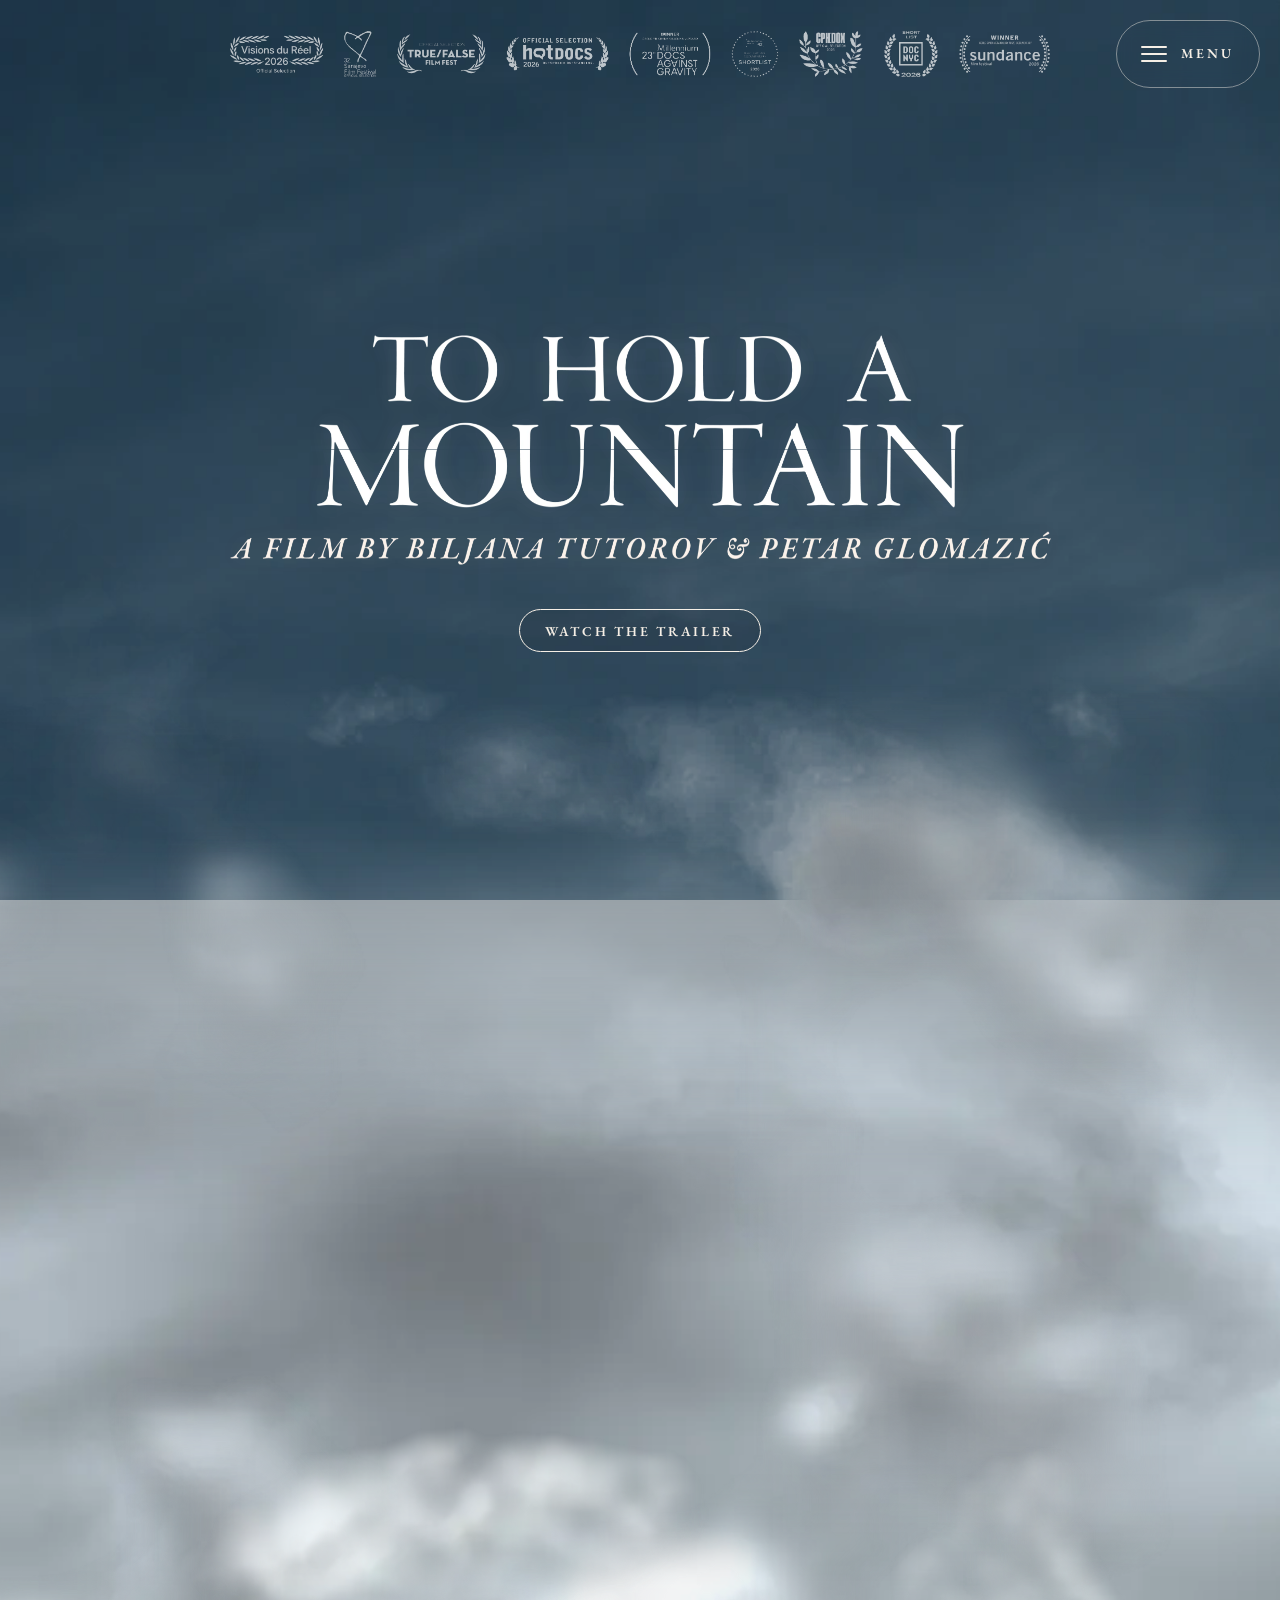
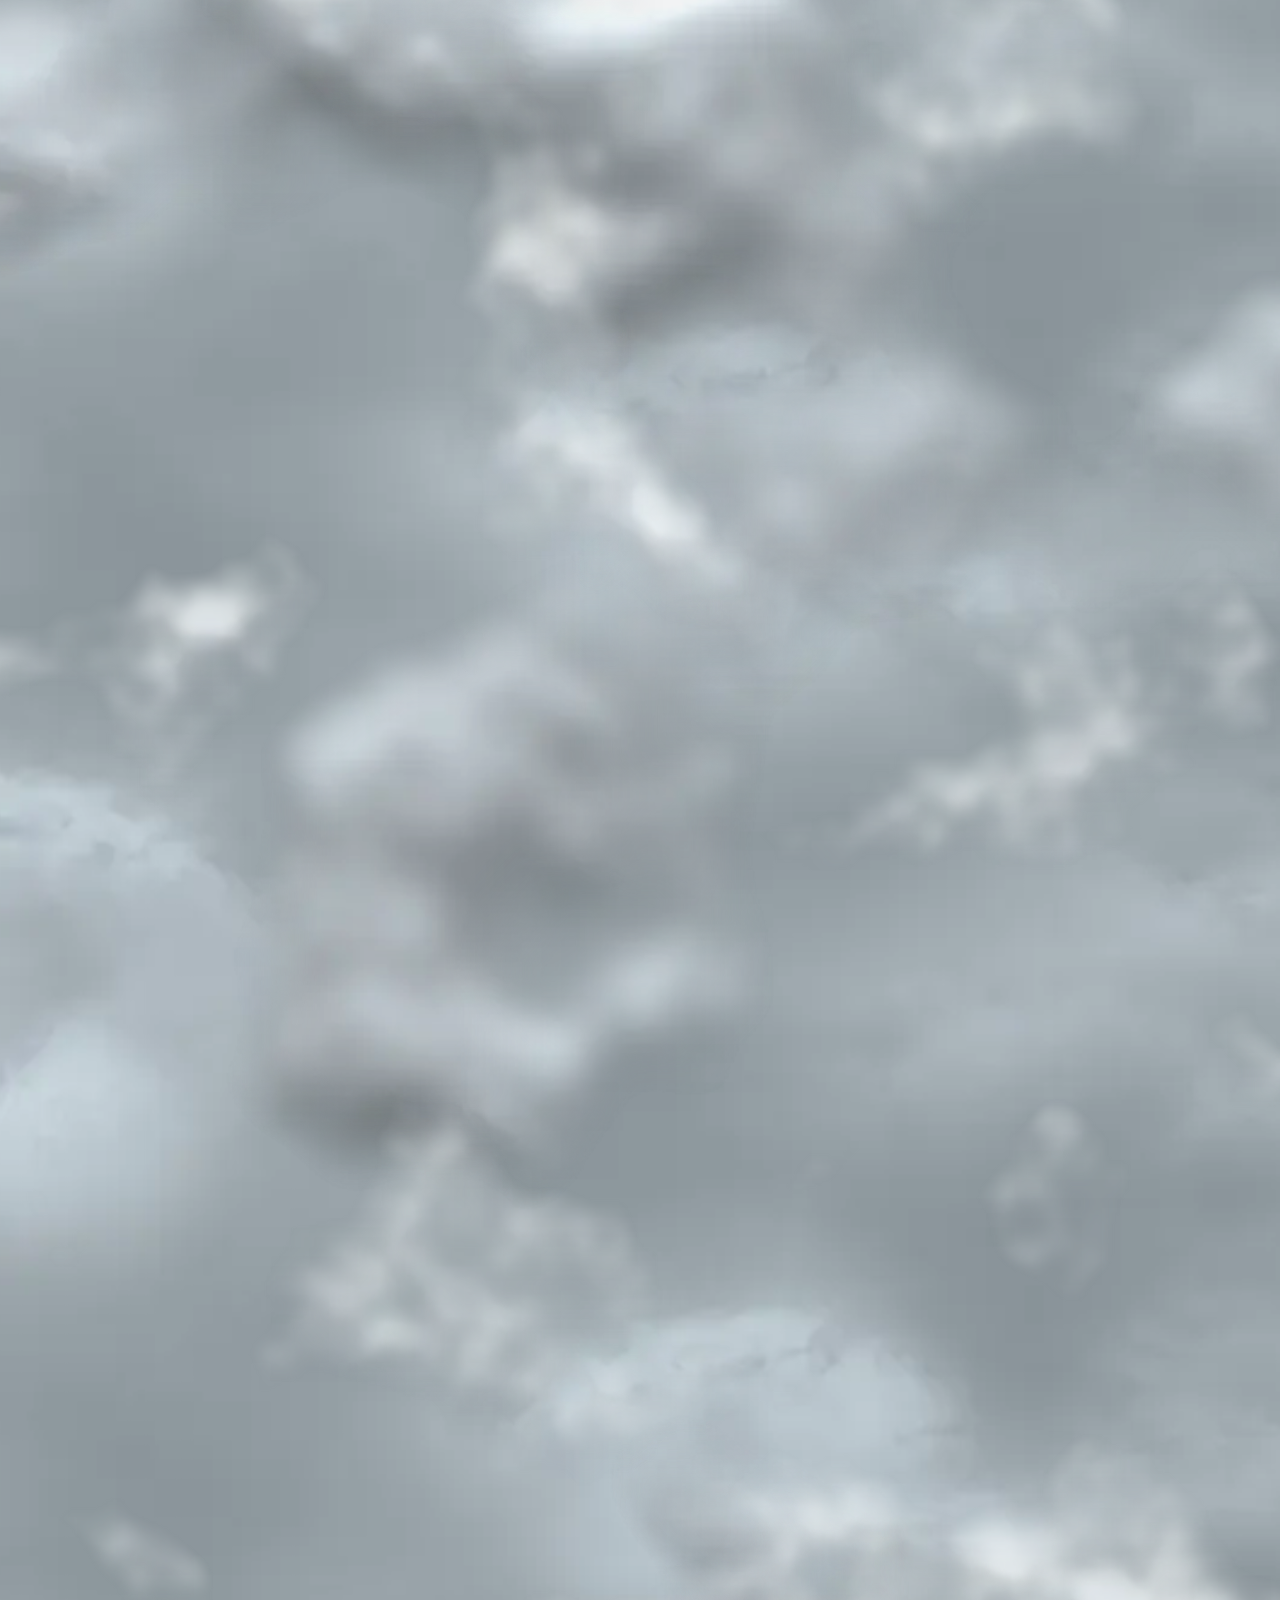
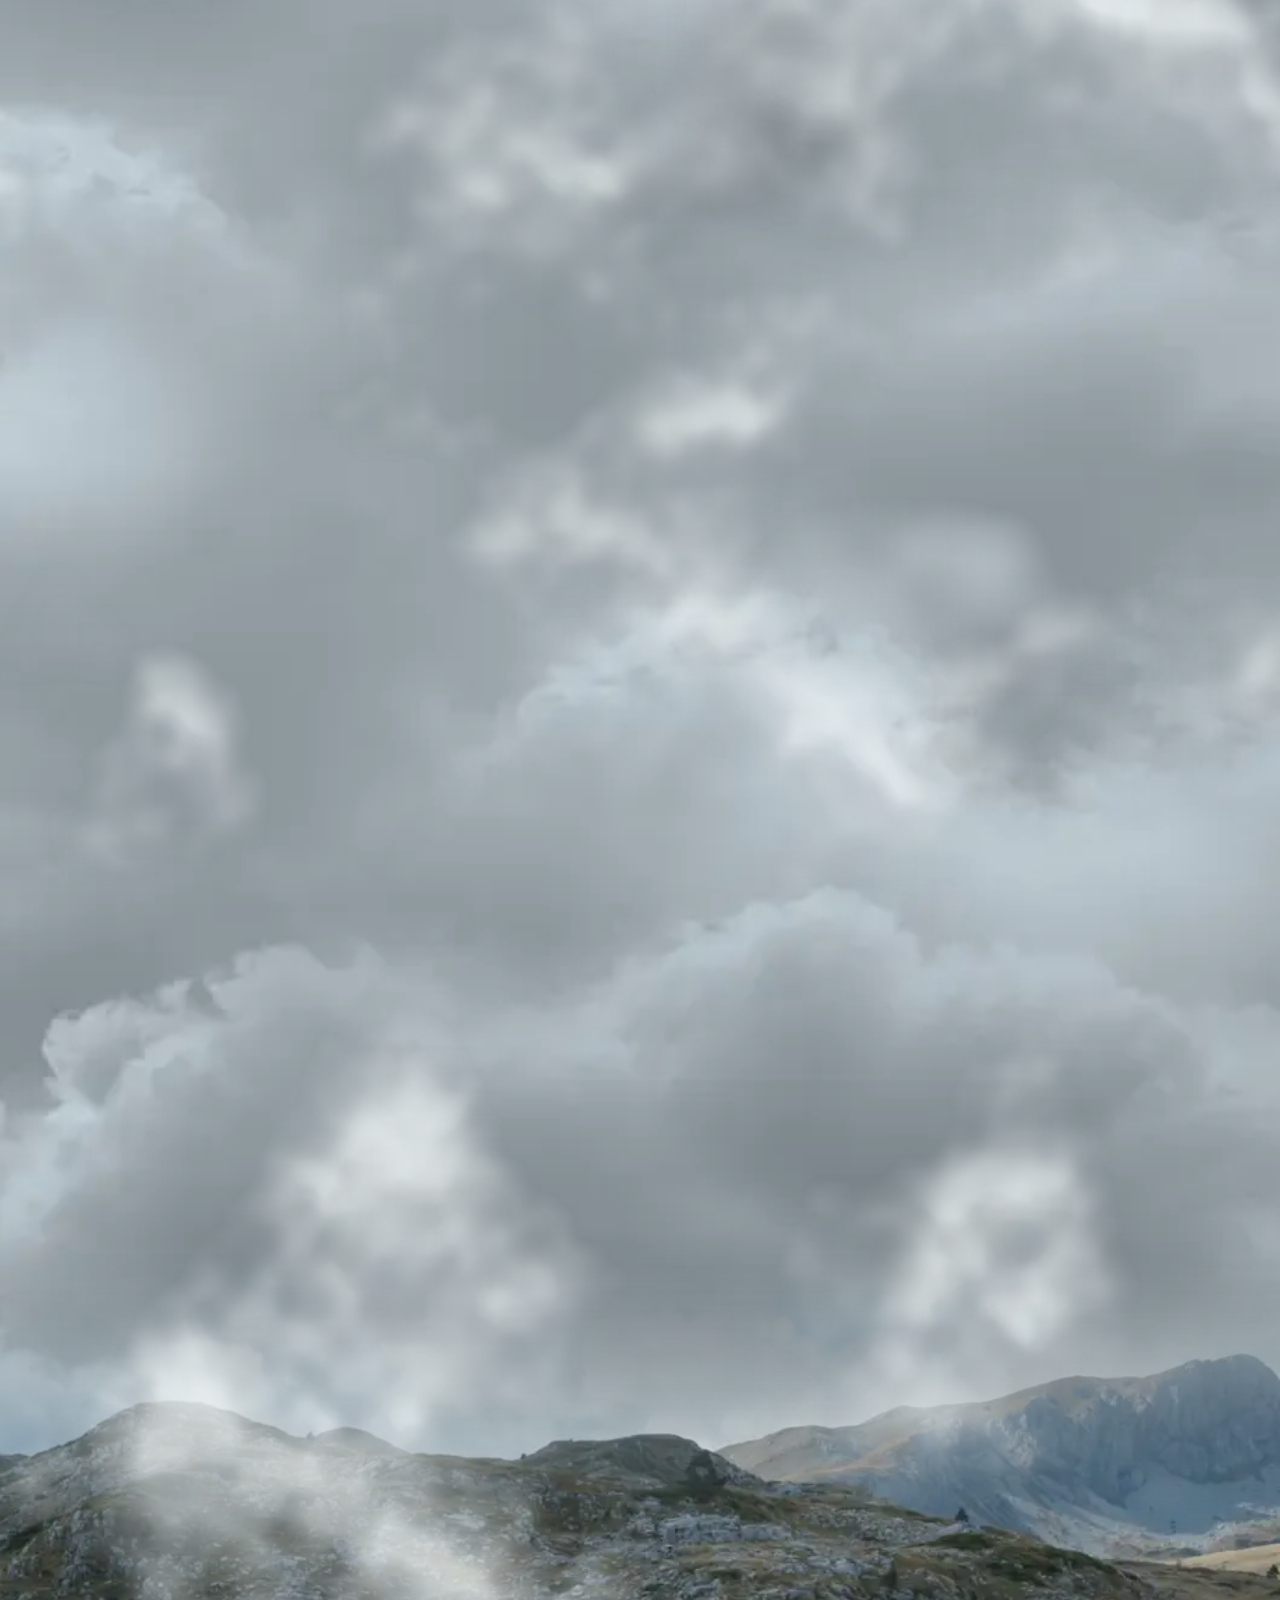
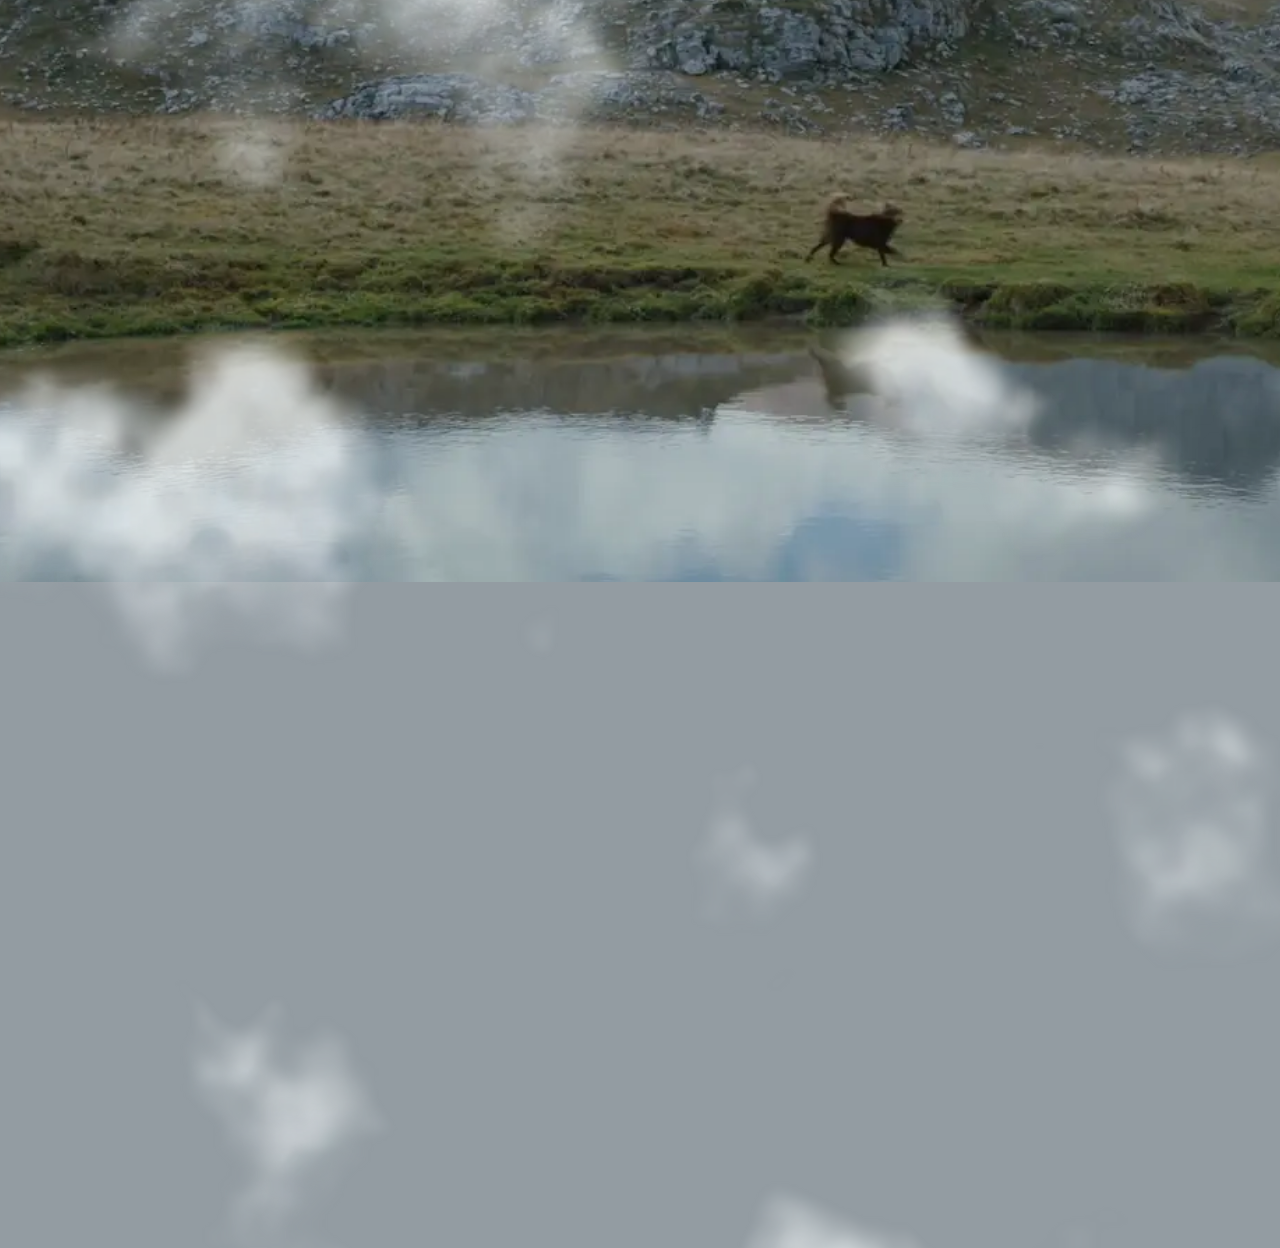
<file: public/index.html>
<!doctype html>
<html lang="en">
<head>
  <meta charset="utf-8">
  <meta name="viewport" content="width=device-width, initial-scale=1, viewport-fit=cover">
  <title>To Hold a Mountain | Official Website</title>
  <meta name="description" content="Official website of To Hold a Mountain, a documentary by Biljana Tutorov &amp; Petar Glomazić. In Montenegro&#x27;s Sinjajevina highlands, a shepherd mother and daughter defend their mountain from a NATO military training ground. Winner, World Cinema Grand Jury Prize: Documentary, Sundance 2026.">
  <link rel="canonical" href="https://toholdamountain.com/">
  <!-- What Facebook, WhatsApp, LinkedIn, X show when the page is shared: the logo on the sky. -->
  <meta property="og:type" content="website">
  <meta property="og:site_name" content="To Hold a Mountain">
  <meta property="og:title" content="To Hold a Mountain | Official Website">
  <meta property="og:description" content="Official website of To Hold a Mountain, a documentary by Biljana Tutorov &amp; Petar Glomazić. In Montenegro&#x27;s Sinjajevina highlands, a shepherd mother and daughter defend their mountain from a NATO military training ground. Winner, World Cinema Grand Jury Prize: Documentary, Sundance 2026.">
  <meta property="og:url" content="https://toholdamountain.com/">
  <meta property="og:image" content="https://toholdamountain.com/og-image.jpg">
  <meta property="og:image:width" content="1200">
  <meta property="og:image:height" content="630">
  <meta property="og:image:alt" content="To Hold a Mountain — a film by Biljana Tutorov &amp; Petar Glomazić">
  <meta name="twitter:card" content="summary_large_image">
  <link rel="icon" href="favicon.png" type="image/png" sizes="192x192">
  <link rel="apple-touch-icon" href="apple-touch-icon.png">
  <link rel="preconnect" href="https://fonts.googleapis.com">
  <link rel="preconnect" href="https://fonts.gstatic.com" crossorigin>
  <link href="https://fonts.googleapis.com/css2?family=EB+Garamond:ital,wght@0,400;0,600;1,400;1,600&display=swap" rel="stylesheet">
  <link rel="stylesheet" href="site.css">
  <link rel="stylesheet" href="style.css">
  <!-- With JavaScript, the page waits behind the loading screen until everything is in. -->
  <script>document.documentElement.classList.add("loading")</script>
  <!-- The film, described for search engines (schema.org). -->
  <script type="application/ld+json">
{
    "@context": "https://schema.org",
    "@type": "Movie",
    "name": "To Hold a Mountain",
    "url": "https://toholdamountain.com/",
    "image": "https://toholdamountain.com/poster.webp",
    "genre": "Documentary",
    "countryOfOrigin": {
      "@type": "Country",
      "name": "Montenegro"
    },
    "director": [
      {
        "@type": "Person",
        "name": "Biljana Tutorov"
      },
      {
        "@type": "Person",
        "name": "Petar Glomazić"
      }
    ],
    "description": "In the remote highlands of Montenegro, a shepherd mother and daughter proudly defend their ancestral mountain from the threat of becoming a NATO military training ground, stirring memories of the violence that shattered their family.",
    "award": "World Cinema Grand Jury Prize: Documentary, Sundance Film Festival 2026",
    "productionCompany": [
      {
        "@type": "Organization",
        "name": "Wake Up Films"
      },
      {
        "@type": "Organization",
        "name": "Les Films de L’œil Sauvage"
      },
      {
        "@type": "Organization",
        "name": "Ardor Films"
      },
      {
        "@type": "Organization",
        "name": "Cvinger Film"
      },
      {
        "@type": "Organization",
        "name": "Kinematograf"
      },
      {
        "@type": "Organization",
        "name": "RTV Slovenija"
      }
    ],
    "sameAs": [
      "https://www.imdb.com/title/tt39150043",
      "https://www.themoviedb.org/movie/1596276",
      "https://www.instagram.com/toholdamountain",
      "https://www.facebook.com/toholdamountain"
    ]
  }
  </script>
</head>
<body>
  <div class="loader" aria-hidden="true">
    <div class="loader-box">
      <div class="loader-bar"><span></span></div>
      <p class="loader-pct">0%</p>
    </div>
  </div>

  <!-- Festival laurels at the top, level with the menu button; they scroll away with the
       page. Phones get them in a drifting row just above the logo instead. -->
  <div class="laurels" role="img" aria-label="Official selections and awards: Visions du Réel, Sarajevo Film Festival, True/False, Hot Docs, Millennium Docs Against Gravity (winner, Grand Prix), IDA Documentary Awards (Best Feature shortlist), CPH:DOX, DOC NYC (shortlist), Sundance (winner, World Cinema Grand Jury Prize: Documentary)">
    <img class="laurels-wide" src="laurels.webp" width="2881" height="164" alt="" loading="lazy">
  </div>

  <!-- The logo stays in the middle of the screen over the sky photo; the storm clouds
       scroll up over it, carrying the text, onto the video below, and stay over its
       top while it plays. One block, so the clouds can stay put (sticky) over the video. -->
  <!-- The page's title for search engines and screen readers (the logo shows it). -->
  <h1 class="visually-hidden">To Hold a Mountain — a documentary by Biljana Tutorov &amp; Petar Glomazić</h1>
  <div class="flow">
    <div class="intro-logo-hold">
      <div class="intro-logo">
        <!-- Phones: the title stacked, same width and glow. -->
        <picture>
          <source media="(max-width: 767px)" srcset="logo-mobile-glow.webp" width="1411" height="577">
          <img src="logo-glow.webp" width="1763" height="625" alt="To Hold a Mountain — a film by Biljana Tutorov & Petar Glomazić">
        </picture>
        <!-- The logo again, darkened: shown only in the shape of the wisps' shadows as
             they pass over it (main.js). -->
        <picture class="logo-shade" aria-hidden="true">
          <source media="(max-width: 767px)" srcset="logo-mobile-glow.webp" width="1411" height="577">
          <img src="logo-glow.webp" width="1763" height="625" alt="">
        </picture>
        <a class="button watch" href="https://www.youtube.com/watch?v=SKabqo5MiE8" data-trailer>Watch the trailer</a>
      </div>
      <!-- Phones: the laurels in one row, starting just above the logo and scrolling away
           with the page; they drift right to left for ever (two copies, end to end) and
           can be dragged, drifting on after (main.js places and moves them). -->
      <div class="logo-laurels" role="img" aria-label="Official selections and awards: Visions du Réel, Sarajevo Film Festival, True/False, Hot Docs, Millennium Docs Against Gravity (winner, Grand Prix), IDA Documentary Awards (Best Feature shortlist), CPH:DOX, DOC NYC (shortlist), Sundance (winner, World Cinema Grand Jury Prize: Documentary)">
        <div class="laurel-track">
          <img src="laurels.webp" width="2881" height="164" alt="" draggable="false">
          <img src="laurels.webp" width="2881" height="164" alt="" draggable="false">
        </div>
      </div>
    </div>
    <div class="intro-clouds">
      <div class="clouds" aria-hidden="true"></div>
      <!-- Marks where the logline and quotes ride with the clouds (the text itself is
           further down: main.js moves it along this stretch). -->
      <div class="cloud-text-track"></div>
    </div>

    <!-- The video plays and loops once it's on screen and stays there; scrolling on zooms
         into the lake at the bottom, blurs, and brings in the synopsis. -->
    <section class="film">
      <div class="film-stage">
        <video src="bg2-light.mp4" poster="bg2-poster.webp" muted loop playsinline preload="metadata" aria-hidden="true"></video>
        <div class="film-wash"></div>
        <!-- At the end, over the blurred video: the poster and synopsis come into focus in
             place, from a blur. -->
        <div class="film-story">
        <div class="story-screen">
        <div class="story">
          <img class="poster" src="poster.webp" width="1080" height="1350"
               alt="Poster of To Hold a Mountain, a film by Biljana Tutorov & Petar Glomazić: a girl and her mother, cheek to cheek, with press quotes from Variety, Cineuropa, Eye For Film, POV, Slant, the International Cinephile Society, The Film Verdict, AWFJ, The Film Stage and Screen International. Winner, World Cinema Grand Jury Prize: Documentary, Sundance Film Festival 2026.">
          <div class="synopsis">
            <h2>Synopsis</h2>
            <p>In the remote highlands of Montenegro’s Sinjajevina plateau, Gara and her thirteen-year-old daughter Nada return to their ancestral pastures every summer, where they herd animals, gather herbs and live in symbiosis with the mountain they call “Mother.” But their fragile world comes under threat when the Montenegrin government advances plans for a NATO-backed military training ground in the heart of this protected landscape. Gara emerges as an unexpected leader in the fight to defend Sinjajevina but, as Nada grows into young womanhood, the encroaching violence on the land awakens questions about her past, her future and the cycle of harm within her family she hopes to break.</p>
            <div class="buttons">
              <a class="button" href="about.html">About the Film</a>
              <a class="button" href="https://www.youtube.com/watch?v=SKabqo5MiE8" data-trailer>Watch the trailer</a>
            </div>
            <a class="support" href="https://www.wmm.com/sponsored-project/the-last-nomads/" target="_blank" rel="noopener">
              <span class="support-logo"><img src="wmm-logo.webp" width="240" height="103" alt="Women Make Movies"></span>
              <span class="support-label"><span>Support the film</span> <span>impact campaign</span></span>
              <svg class="support-arrow" viewBox="0 0 16 16" aria-hidden="true"><path d="M5 3h8v8M13 3 3 13" fill="none" stroke="currentColor" stroke-width="1.5"/></svg>
            </a>
            <p class="release"><a href="theatrical.html">Opens in US theaters December 16, 2026</a><br>Debuts on HBO in early 2027</p>
          </div>
        </div>
        </div>
        </div>
      </div>
    </section>
  </div>

  <!-- The Oscar entry and the European Film Awards shortlist; then the logline, then
       two press quotes: they ride up with the clouds, ease into the centre and hold,
       each turning into the next, then move on. Fixed to the screen and placed only by
       main.js, so the scrolling never shakes them. -->
    <div class="cloud-text">
      <figure class="quote honours">
        <p class="entry">Montenegro’s Official Entry for Best International Feature Film<span>99th Academy Awards</span></p>
        <img src="efa-shortlist.webp" width="466" height="541" alt="European Film Awards — Shortlist 2027, Documentary">
      </figure>
      <figure class="quote logline">
        <p>In the remote highlands of Montenegro, a shepherd mother and daughter proudly defend their ancestral mountain from the threat of becoming a NATO military training ground, stirring memories of the violence that shattered their family.</p>
      </figure>
      <figure class="quote">
        <blockquote>“Masterful, tender, immersive”</blockquote>
        <figcaption class="shaded"><img src="press-screendaily.png" width="210" height="27" alt="Screen Daily"><img class="shade" src="press-screendaily.png" width="210" height="27" alt=""></figcaption>
      </figure>
      <figure class="quote">
        <blockquote>“Emotionally shattering… the kind of film that entrances its audience”</blockquote>
        <figcaption class="shaded"><img src="press-variety.png" width="150" height="42" alt="Variety"><img class="shade" src="press-variety.png" width="150" height="42" alt=""></figcaption>
      </figure>
    </div>

  <!-- Clouds at other depths, nearer than the bank: puffs behind the texts, wisps in
       front of them (main.js moves them, faster than the bank). -->
  <div class="cloud-layer clouds-mid" aria-hidden="true"><div></div></div>
  <div class="cloud-layer clouds-veil" aria-hidden="true"><div></div></div>

  <!-- Bottom left the whole way down, until the synopsis comes in (main.js): the film's
       impact campaign, sponsored by Women Make Movies. -->

  <script src="menu.js"></script>
  <script src="trailer.js"></script>
  <script src="main.js"></script>
</body>
</html>
</file>
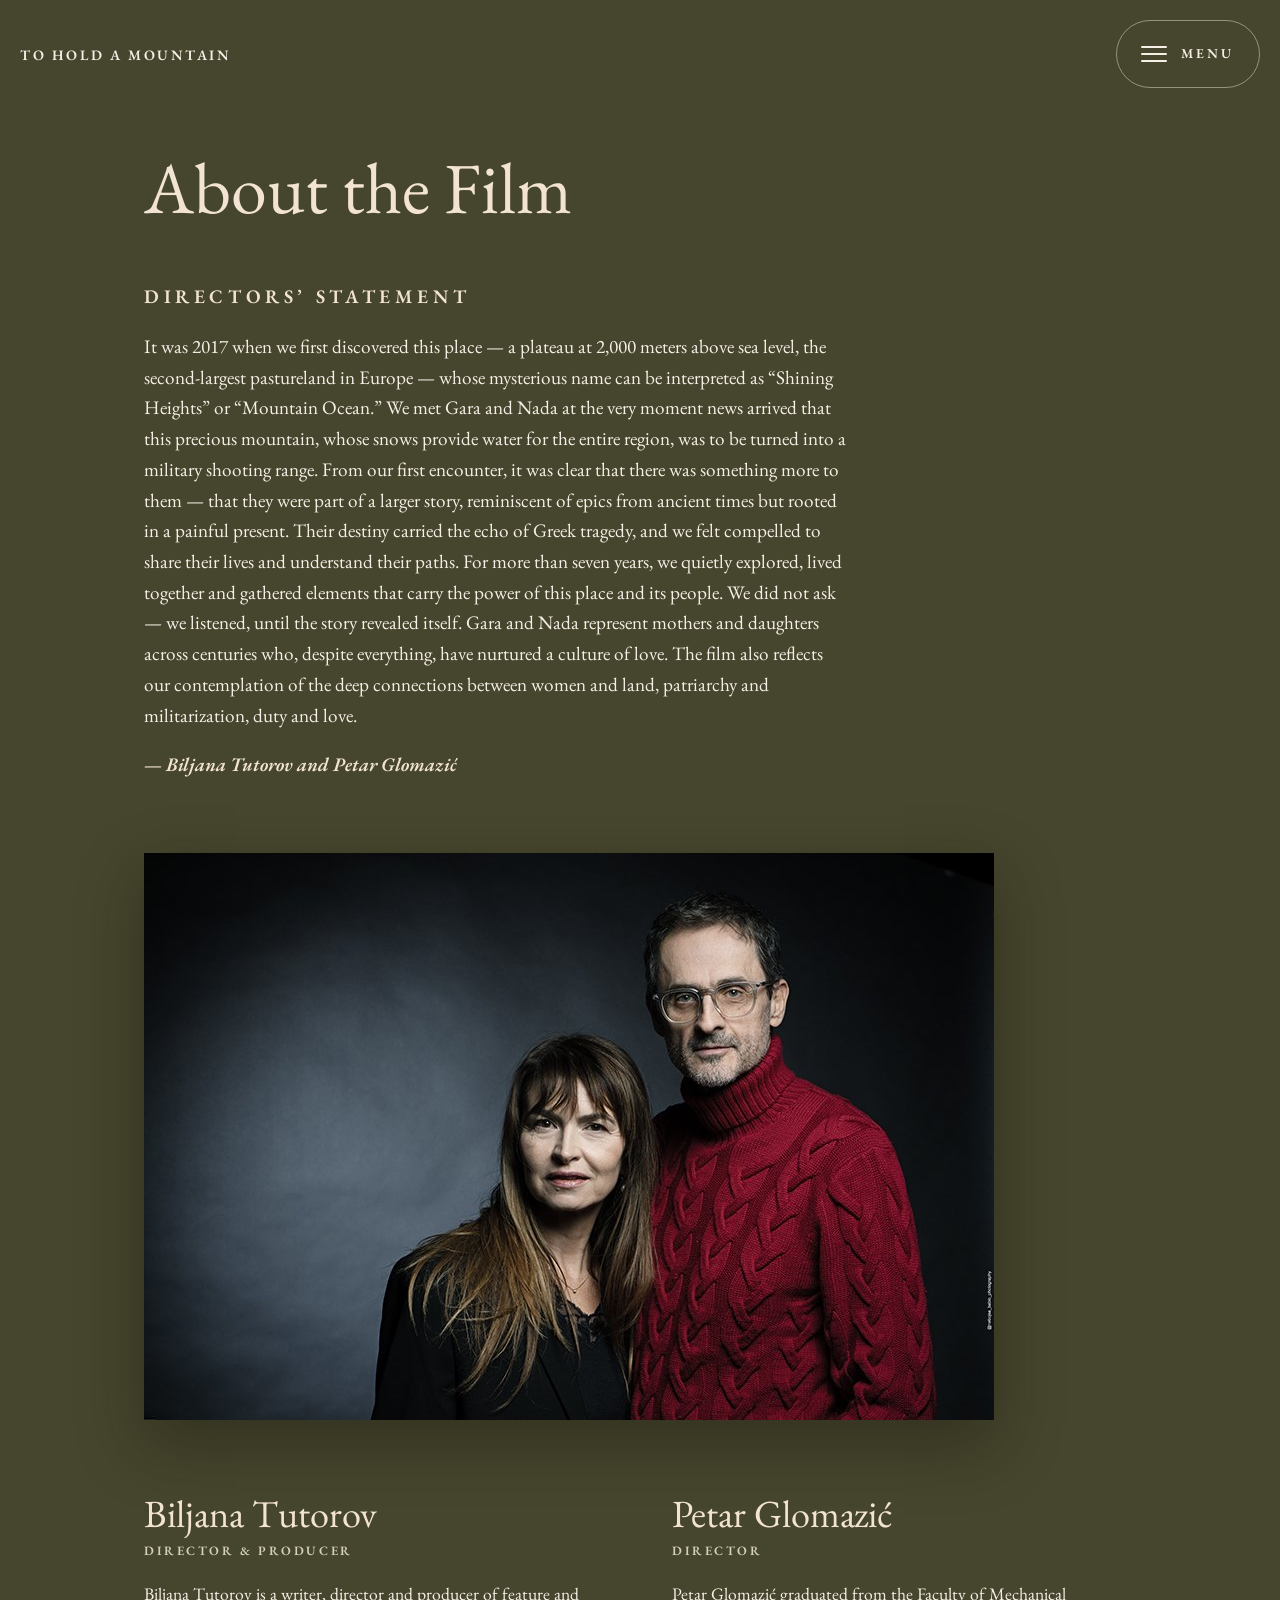
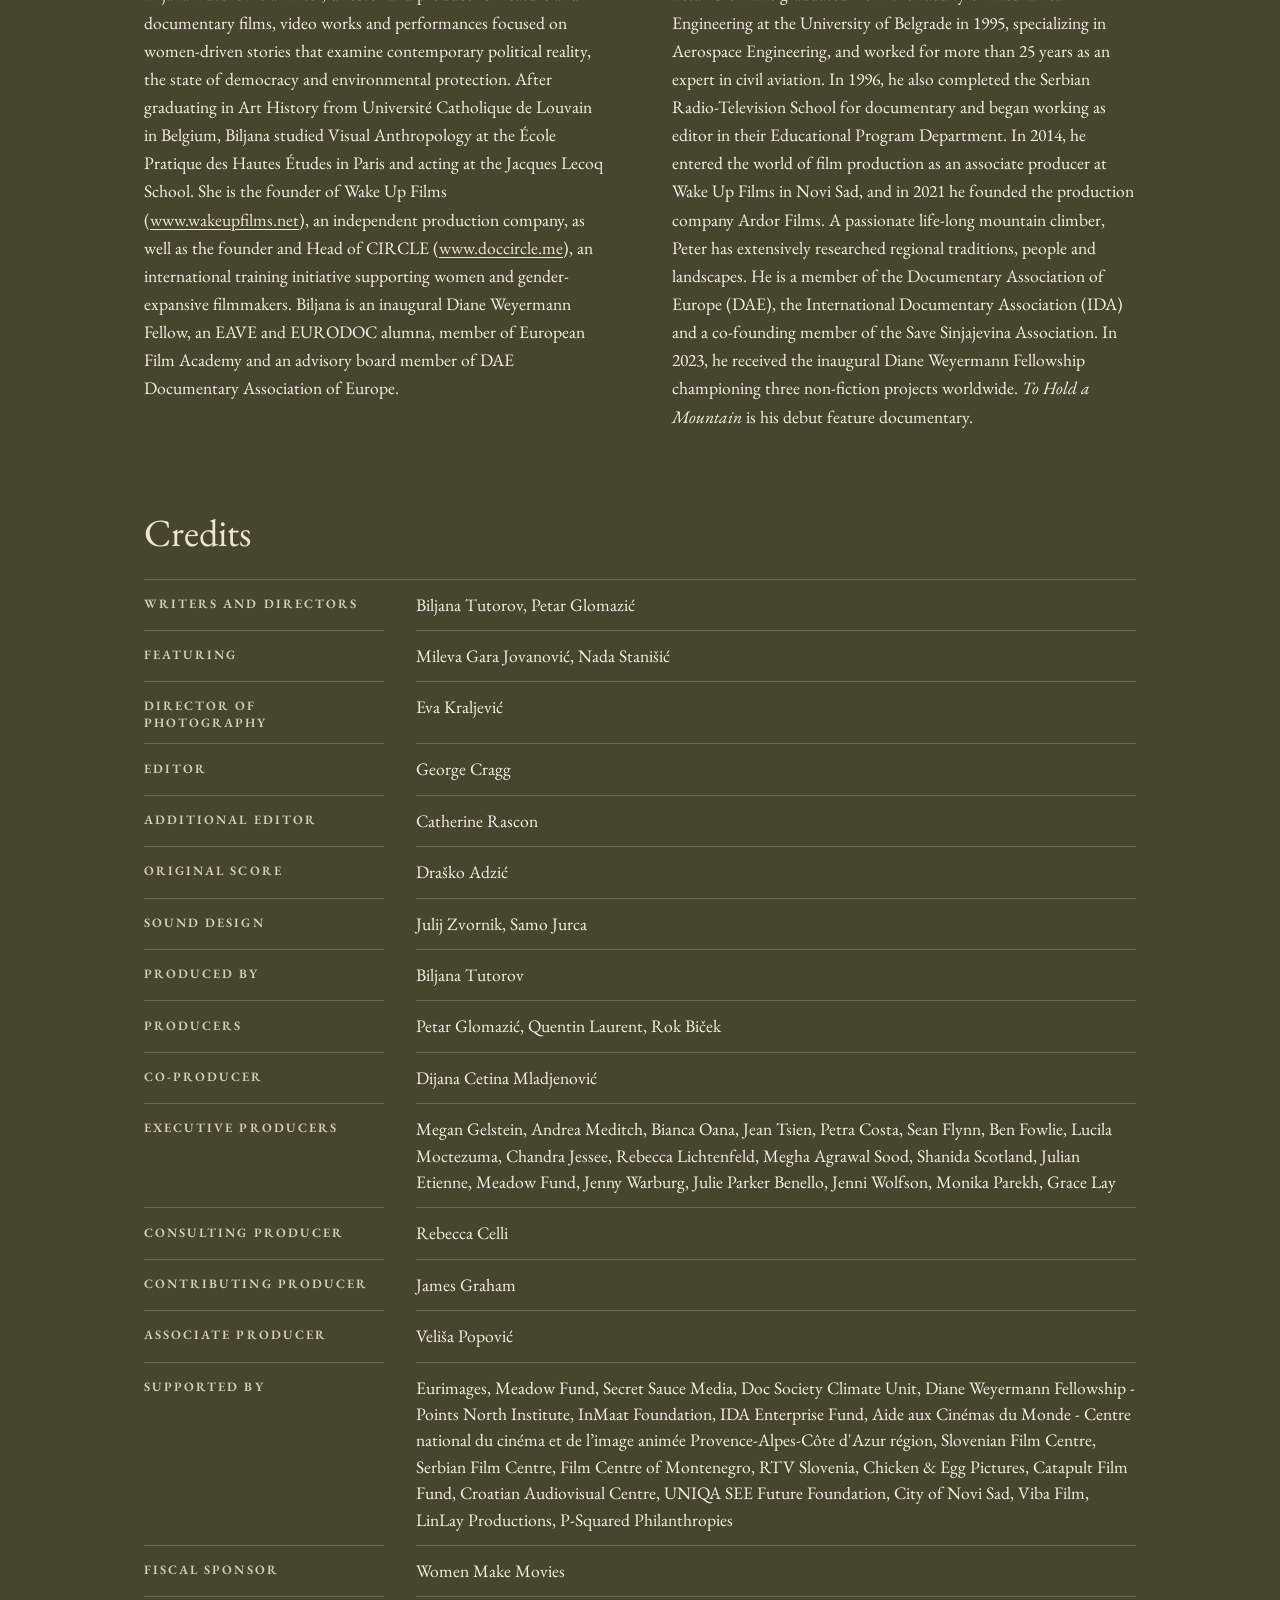
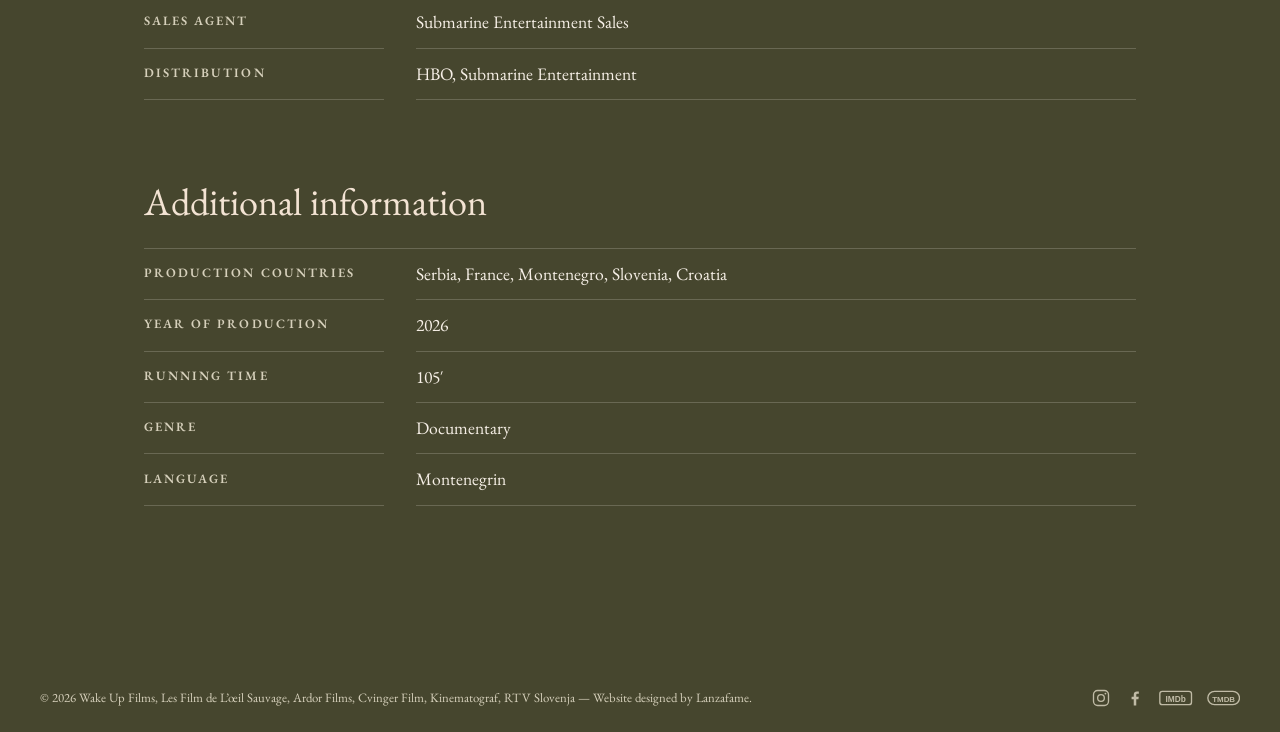
<file: public/about.html>
<!doctype html>
<html lang="en">
<head>
  <meta charset="utf-8">
  <meta name="viewport" content="width=device-width, initial-scale=1, viewport-fit=cover">
  <title>About the Film — To Hold a Mountain</title>
  <meta name="description" content="About To Hold a Mountain: the directors’ statement by Biljana Tutorov &amp; Petar Glomazić on Sinjajevina, Gara and Nada, and the making of the documentary.">
  <link rel="canonical" href="https://toholdamountain.com/about.html">
  <!-- What Facebook, WhatsApp, LinkedIn, X show when the page is shared: the logo on the sky. -->
  <meta property="og:type" content="website">
  <meta property="og:site_name" content="To Hold a Mountain">
  <meta property="og:title" content="About the Film — To Hold a Mountain">
  <meta property="og:description" content="About To Hold a Mountain: the directors’ statement by Biljana Tutorov &amp; Petar Glomazić on Sinjajevina, Gara and Nada, and the making of the documentary.">
  <meta property="og:url" content="https://toholdamountain.com/about.html">
  <meta property="og:image" content="https://toholdamountain.com/og-image.jpg">
  <meta property="og:image:width" content="1200">
  <meta property="og:image:height" content="630">
  <meta property="og:image:alt" content="To Hold a Mountain — a film by Biljana Tutorov &amp; Petar Glomazić">
  <meta name="twitter:card" content="summary_large_image">
  <link rel="icon" href="favicon.png" type="image/png" sizes="192x192">
  <link rel="apple-touch-icon" href="apple-touch-icon.png">
  <link rel="preconnect" href="https://fonts.googleapis.com">
  <link rel="preconnect" href="https://fonts.gstatic.com" crossorigin>
  <link href="https://fonts.googleapis.com/css2?family=EB+Garamond:ital,wght@0,400;0,600;1,400;1,600&display=swap" rel="stylesheet">
  <link rel="stylesheet" href="site.css">
  <link rel="stylesheet" href="about.css">
</head>
<body>
  <main class="page-main about">
    <h1>About the Film</h1>

    <section class="statement" aria-labelledby="statement-title">
      <p class="eyebrow" id="statement-title">Directors’ statement</p>
      <p>It was 2017 when we first discovered this place — a plateau at 2,000 meters above sea level, the second-largest pastureland in Europe — whose mysterious name can be interpreted as “Shining Heights” or “Mountain Ocean.” We met Gara and Nada at the very moment news arrived that this precious mountain, whose snows provide water for the entire region, was to be turned into a military shooting range. From our first encounter, it was clear that there was something more to them — that they were part of a larger story, reminiscent of epics from ancient times but rooted in a painful present. Their destiny carried the echo of Greek tragedy, and we felt compelled to share their lives and understand their paths. For more than seven years, we quietly explored, lived together and gathered elements that carry the power of this place and its people. We did not ask — we listened, until the story revealed itself. Gara and Nada represent mothers and daughters across centuries who, despite everything, have nurtured a culture of love. The film also reflects our contemplation of the deep connections between women and land, patriarchy and militarization, duty and love.</p>
      <p class="signature">— Biljana Tutorov and Petar Glomazić</p>
    </section>

    <figure class="directors">
      <img src="directors.jpg" width="850" height="567" alt="Biljana Tutorov and Petar Glomazić, the directors, side by side against a dark background">
    </figure>

    <section class="bios" aria-label="The directors">
      <article>
        <h2>Biljana Tutorov</h2>
        <p class="role">Director &amp; Producer</p>
        <p>Biljana Tutorov is a writer, director and producer of feature and documentary films, video works and performances focused on women-driven stories that examine contemporary political reality, the state of democracy and environmental protection. After graduating in Art History from Université Catholique de Louvain in Belgium, Biljana studied Visual Anthropology at the École Pratique des Hautes Études in Paris and acting at the Jacques Lecoq School. She is the founder of Wake Up Films (<a href="https://www.wakeupfilms.net" target="_blank" rel="noopener">www.wakeupfilms.net</a>), an independent production company, as well as the founder and Head of CIRCLE (<a href="https://www.doccircle.me" target="_blank" rel="noopener">www.doccircle.me</a>), an international training initiative supporting women and gender-expansive filmmakers. Biljana is an inaugural Diane Weyermann Fellow, an EAVE and EURODOC alumna, member of European Film Academy and an advisory board member of DAE Documentary Association of Europe.</p>
      </article>
      <article>
        <h2>Petar Glomazić</h2>
        <p class="role">Director</p>
        <p>Petar Glomazić graduated from the Faculty of Mechanical Engineering at the University of Belgrade in 1995, specializing in Aerospace Engineering, and worked for more than 25 years as an expert in civil aviation. In 1996, he also completed the Serbian Radio-Television School for documentary and began working as editor in their Educational Program Department. In 2014, he entered the world of film production as an associate producer at Wake Up Films in Novi Sad, and in 2021 he founded the production company Ardor Films. A passionate life-long mountain climber, Peter has extensively researched regional traditions, people and landscapes. He is a member of the Documentary Association of Europe (DAE), the International Documentary Association (IDA) and a co-founding member of the Save Sinjajevina Association. In 2023, he received the inaugural Diane Weyermann Fellowship championing three non-fiction projects worldwide. <i>To Hold a Mountain</i> is his debut feature documentary.</p>
      </article>
    </section>

    <section class="facts" aria-labelledby="credits-title">
      <h2 id="credits-title">Credits</h2>
      <dl>
        <dt>Writers and Directors</dt><dd>Biljana Tutorov, Petar Glomazić</dd>
        <dt>Featuring</dt><dd>Mileva Gara Jovanović, Nada Stanišić</dd>
        <dt>Director of Photography</dt><dd>Eva Kraljević</dd>
        <dt>Editor</dt><dd>George Cragg</dd>
        <dt>Additional Editor</dt><dd>Catherine Rascon</dd>
        <dt>Original Score</dt><dd>Draško Adzić</dd>
        <dt>Sound Design</dt><dd>Julij Zvornik, Samo Jurca</dd>
        <dt>Produced by</dt><dd>Biljana Tutorov</dd>
        <dt>Producers</dt><dd>Petar Glomazić, Quentin Laurent, Rok Biček</dd>
        <dt>Co-Producer</dt><dd>Dijana Cetina Mladjenović</dd>
        <dt>Executive Producers</dt><dd>Megan Gelstein, Andrea Meditch, Bianca Oana, Jean Tsien, Petra Costa, Sean Flynn, Ben Fowlie, Lucila Moctezuma, Chandra Jessee, Rebecca Lichtenfeld, Megha Agrawal Sood, Shanida Scotland, Julian Etienne, Meadow Fund, Jenny Warburg, Julie Parker Benello, Jenni Wolfson, Monika Parekh, Grace Lay</dd>
        <dt>Consulting Producer</dt><dd>Rebecca Celli</dd>
        <dt>Contributing Producer</dt><dd>James Graham</dd>
        <dt>Associate Producer</dt><dd>Veliša Popović</dd>
        <dt>Supported by</dt><dd>Eurimages, Meadow Fund, Secret Sauce Media, Doc Society Climate Unit, Diane Weyermann Fellowship - Points North Institute, InMaat Foundation, IDA Enterprise Fund, Aide aux Cinémas du Monde - Centre national du cinéma et de l’image animée Provence-Alpes-Côte d'Azur région, Slovenian Film Centre, Serbian Film Centre, Film Centre of Montenegro, RTV Slovenia, Chicken &amp; Egg Pictures, Catapult Film Fund, Croatian Audiovisual Centre, UNIQA SEE Future Foundation, City of Novi Sad, Viba Film, LinLay Productions, P-Squared Philanthropies</dd>
        <dt>Fiscal Sponsor</dt><dd>Women Make Movies</dd>
        <dt>Sales Agent</dt><dd>Submarine Entertainment Sales</dd>
        <dt>Distribution</dt><dd>HBO, Submarine Entertainment</dd>
      </dl>
    </section>

    <section class="facts" aria-labelledby="info-title">
      <h2 id="info-title">Additional information</h2>
      <dl>
        <dt>Production countries</dt><dd>Serbia, France, Montenegro, Slovenia, Croatia</dd>
        <dt>Year of production</dt><dd>2026</dd>
        <dt>Running time</dt><dd>105′</dd>
        <dt>Genre</dt><dd>Documentary</dd>
        <dt>Language</dt><dd>Montenegrin</dd>
      </dl>
    </section>

  </main>
  <script src="menu.js"></script>
</body>
</html>
</file>
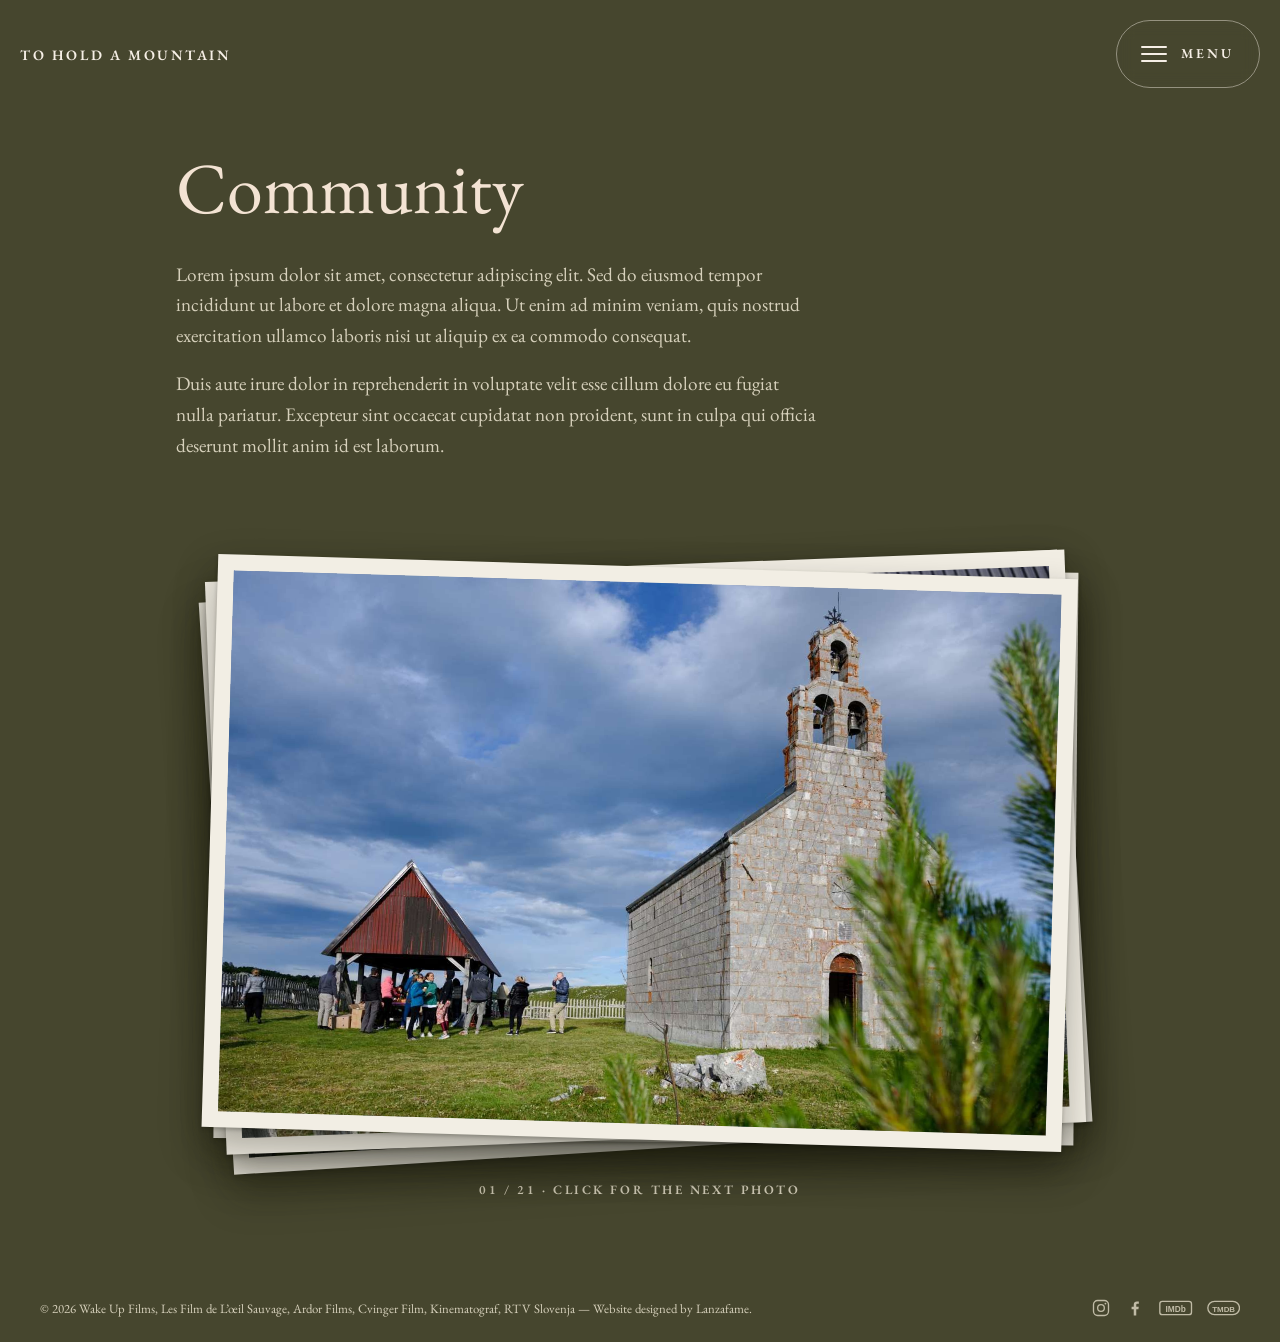
<file: public/community.html>
<!doctype html>
<html lang="en">
<head>
  <meta charset="utf-8">
  <meta name="viewport" content="width=device-width, initial-scale=1, viewport-fit=cover">
  <title>Community — To Hold a Mountain</title>
  <meta name="robots" content="noindex">
  <!-- What Facebook, WhatsApp, LinkedIn, X show when the page is shared: the logo on the sky. -->
  <meta property="og:type" content="website">
  <meta property="og:site_name" content="To Hold a Mountain">
  <meta property="og:title" content="Community — To Hold a Mountain">
  <meta property="og:description" content="In the remote highlands of Montenegro, a shepherd mother and daughter proudly defend their ancestral mountain from the threat of becoming a NATO military training ground. A film by Biljana Tutorov &amp; Petar Glomazić.">
  <meta property="og:url" content="https://toholdamountain.com/community.html">
  <meta property="og:image" content="https://toholdamountain.com/og-image.jpg">
  <meta property="og:image:width" content="1200">
  <meta property="og:image:height" content="630">
  <meta property="og:image:alt" content="To Hold a Mountain — a film by Biljana Tutorov &amp; Petar Glomazić">
  <meta name="twitter:card" content="summary_large_image">
  <link rel="icon" href="favicon.png" type="image/png" sizes="192x192">
  <link rel="apple-touch-icon" href="apple-touch-icon.png">
  <link rel="preconnect" href="https://fonts.googleapis.com">
  <link rel="preconnect" href="https://fonts.gstatic.com" crossorigin>
  <link href="https://fonts.googleapis.com/css2?family=EB+Garamond:ital,wght@0,400;0,600;1,400;1,600&display=swap" rel="stylesheet">
  <link rel="stylesheet" href="site.css">
  <link rel="stylesheet" href="community.css">
</head>
<body>
  <main class="page-main">
    <h1>Community</h1>
    <div class="intro-text">
      <p>Lorem ipsum dolor sit amet, consectetur adipiscing elit. Sed do eiusmod tempor incididunt ut labore et dolore magna aliqua. Ut enim ad minim veniam, quis nostrud exercitation ullamco laboris nisi ut aliquip ex ea commodo consequat.</p>
      <p>Duis aute irure dolor in reprehenderit in voluptate velit esse cillum dolore eu fugiat nulla pariatur. Excepteur sint occaecat cupidatat non proident, sunt in culpa qui officia deserunt mollit anim id est laborum.</p>
    </div>

    <!-- A stack of prints: click it (computer), or tap or swipe it (phone), and the top
         one slides away, showing the next; it goes back under the pile.
         Photos are gallery/01.jpg … ; data-count says how many there are. -->
    <section class="stack" data-count="21" tabindex="0" aria-roledescription="photo stack" aria-label="Photos from the community. Press Enter or the right arrow for the next photo."></section>
    <p class="stack-caption"><span class="stack-count">01 / 21</span> · <span class="hint-click">Click for the next photo</span><span class="hint-touch">Tap or swipe for the next photo</span></p>
  </main>
  <script src="menu.js"></script>
  <script src="community.js"></script>
</body>
</html>
</file>
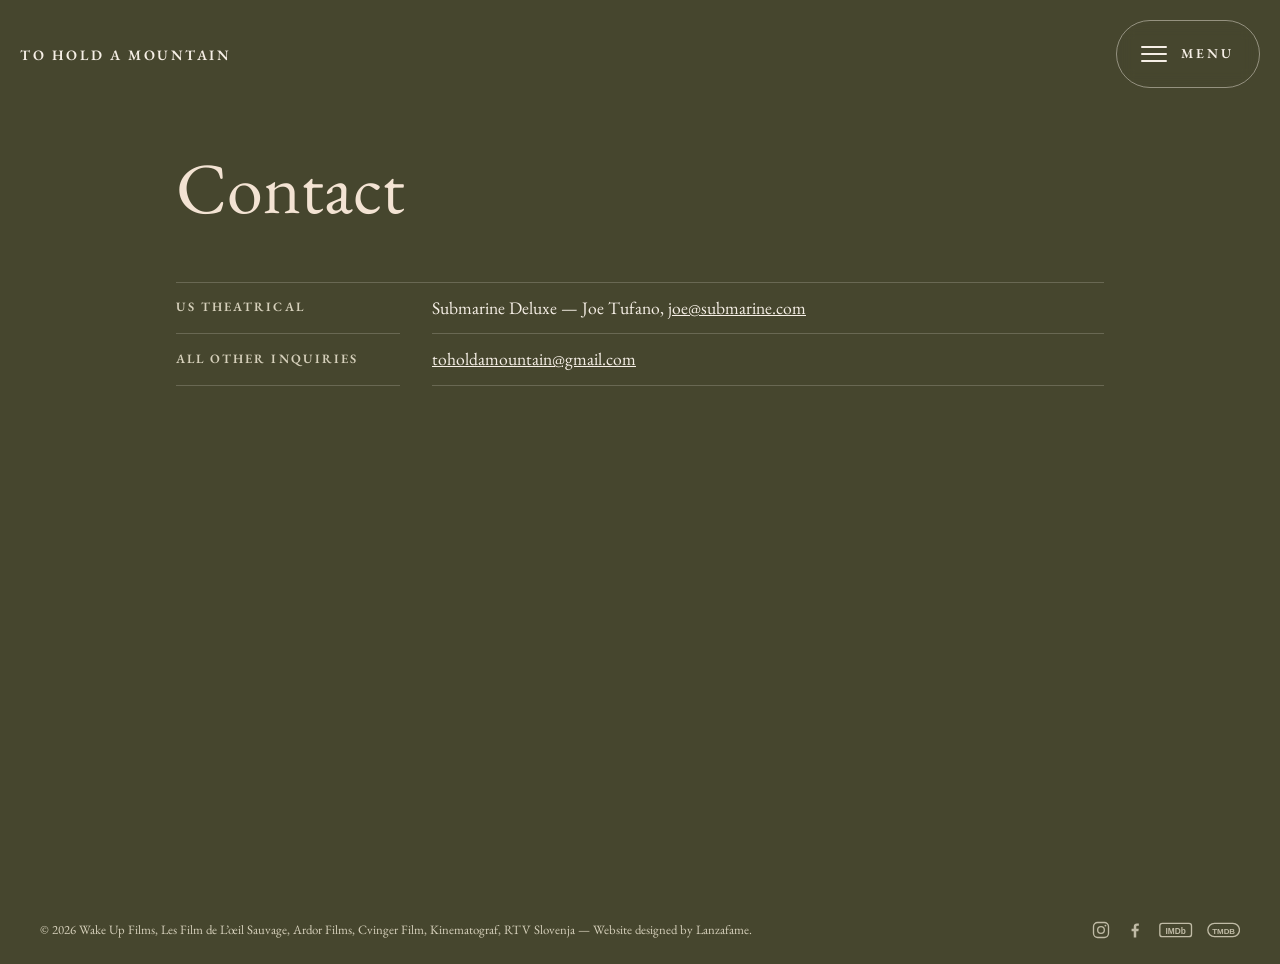
<file: public/contact.html>
<!doctype html>
<html lang="en">
<head>
  <meta charset="utf-8">
  <meta name="viewport" content="width=device-width, initial-scale=1, viewport-fit=cover">
  <title>Contact — To Hold a Mountain</title>
  <meta name="description" content="Contact To Hold a Mountain: US theatrical bookings with Submarine Deluxe, and all other inquiries.">
  <link rel="canonical" href="https://toholdamountain.com/contact.html">
  <!-- What Facebook, WhatsApp, LinkedIn, X show when the page is shared: the logo on the sky. -->
  <meta property="og:type" content="website">
  <meta property="og:site_name" content="To Hold a Mountain">
  <meta property="og:title" content="Contact — To Hold a Mountain">
  <meta property="og:description" content="Contact To Hold a Mountain: US theatrical bookings with Submarine Deluxe, and all other inquiries.">
  <meta property="og:url" content="https://toholdamountain.com/contact.html">
  <meta property="og:image" content="https://toholdamountain.com/og-image.jpg">
  <meta property="og:image:width" content="1200">
  <meta property="og:image:height" content="630">
  <meta property="og:image:alt" content="To Hold a Mountain — a film by Biljana Tutorov &amp; Petar Glomazić">
  <meta name="twitter:card" content="summary_large_image">
  <link rel="icon" href="favicon.png" type="image/png" sizes="192x192">
  <link rel="apple-touch-icon" href="apple-touch-icon.png">
  <link rel="preconnect" href="https://fonts.googleapis.com">
  <link rel="preconnect" href="https://fonts.gstatic.com" crossorigin>
  <link href="https://fonts.googleapis.com/css2?family=EB+Garamond:ital,wght@0,400;0,600;1,400;1,600&display=swap" rel="stylesheet">
  <link rel="stylesheet" href="site.css">
  <link rel="stylesheet" href="about.css">
</head>
<body>
  <main class="page-main contact-page">
    <h1>Contact</h1>

    <!-- Laid out like the credits on About the Film (about.css). -->
    <section class="facts" aria-label="Contacts">
      <dl>
        <dt>US Theatrical</dt><dd>Submarine Deluxe — Joe Tufano, <a href="mailto:joe@submarine.com">joe@submarine.com</a></dd>
        <dt>All other inquiries</dt><dd><a href="mailto:toholdamountain@gmail.com">toholdamountain@gmail.com</a></dd>
      </dl>
    </section>
  </main>
  <script src="menu.js"></script>
</body>
</html>
</file>
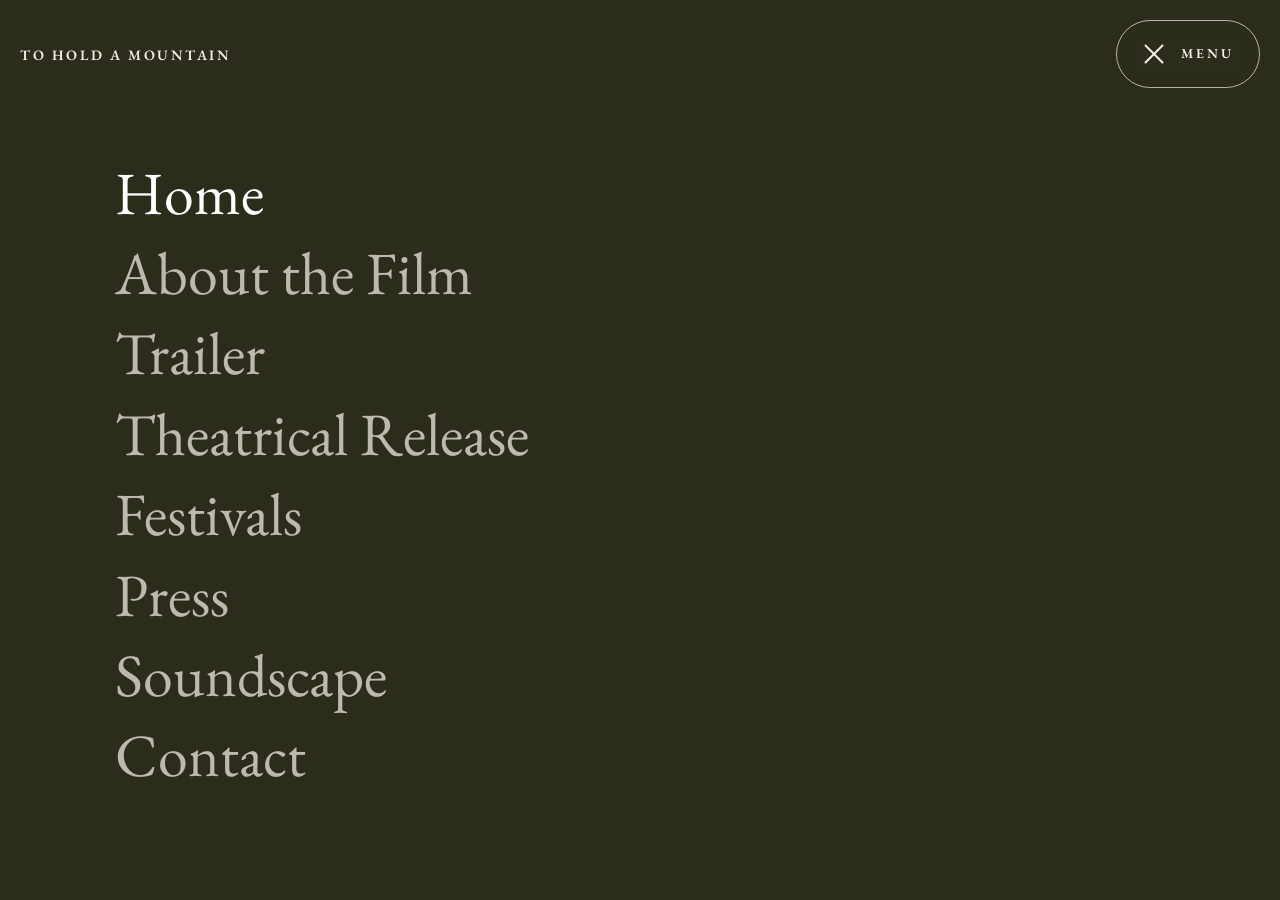
<file: public/menu.html>
<!doctype html>
<html lang="en" class="menu-page">
<head>
  <meta charset="utf-8">
  <meta name="viewport" content="width=device-width, initial-scale=1, viewport-fit=cover">
  <title>Menu — To Hold a Mountain</title>
  <!-- What Facebook, WhatsApp, LinkedIn, X show when the page is shared: the logo on the sky. -->
  <meta property="og:type" content="website">
  <meta property="og:site_name" content="To Hold a Mountain">
  <meta property="og:title" content="Menu — To Hold a Mountain">
  <meta property="og:description" content="In the remote highlands of Montenegro, a shepherd mother and daughter proudly defend their ancestral mountain from the threat of becoming a NATO military training ground. A film by Biljana Tutorov &amp; Petar Glomazić.">
  <meta property="og:url" content="https://toholdamountain.com/menu.html">
  <meta property="og:image" content="https://toholdamountain.com/og-image.jpg">
  <meta property="og:image:width" content="1200">
  <meta property="og:image:height" content="630">
  <meta property="og:image:alt" content="To Hold a Mountain — a film by Biljana Tutorov &amp; Petar Glomazić">
  <meta name="twitter:card" content="summary_large_image">
  <meta name="robots" content="noindex">
  <link rel="icon" href="favicon.png" type="image/png" sizes="192x192">
  <link rel="apple-touch-icon" href="apple-touch-icon.png">
  <link rel="preconnect" href="https://fonts.googleapis.com">
  <link rel="preconnect" href="https://fonts.gstatic.com" crossorigin>
  <link href="https://fonts.googleapis.com/css2?family=EB+Garamond:ital,wght@0,400;0,600;1,400;1,600&display=swap" rel="stylesheet">
  <link rel="stylesheet" href="site.css">
</head>
<body>
  <!-- The site menu, a page of its own in its own colour (menu.js fills it in). -->
  <script src="menu.js"></script>
</body>
</html>
</file>
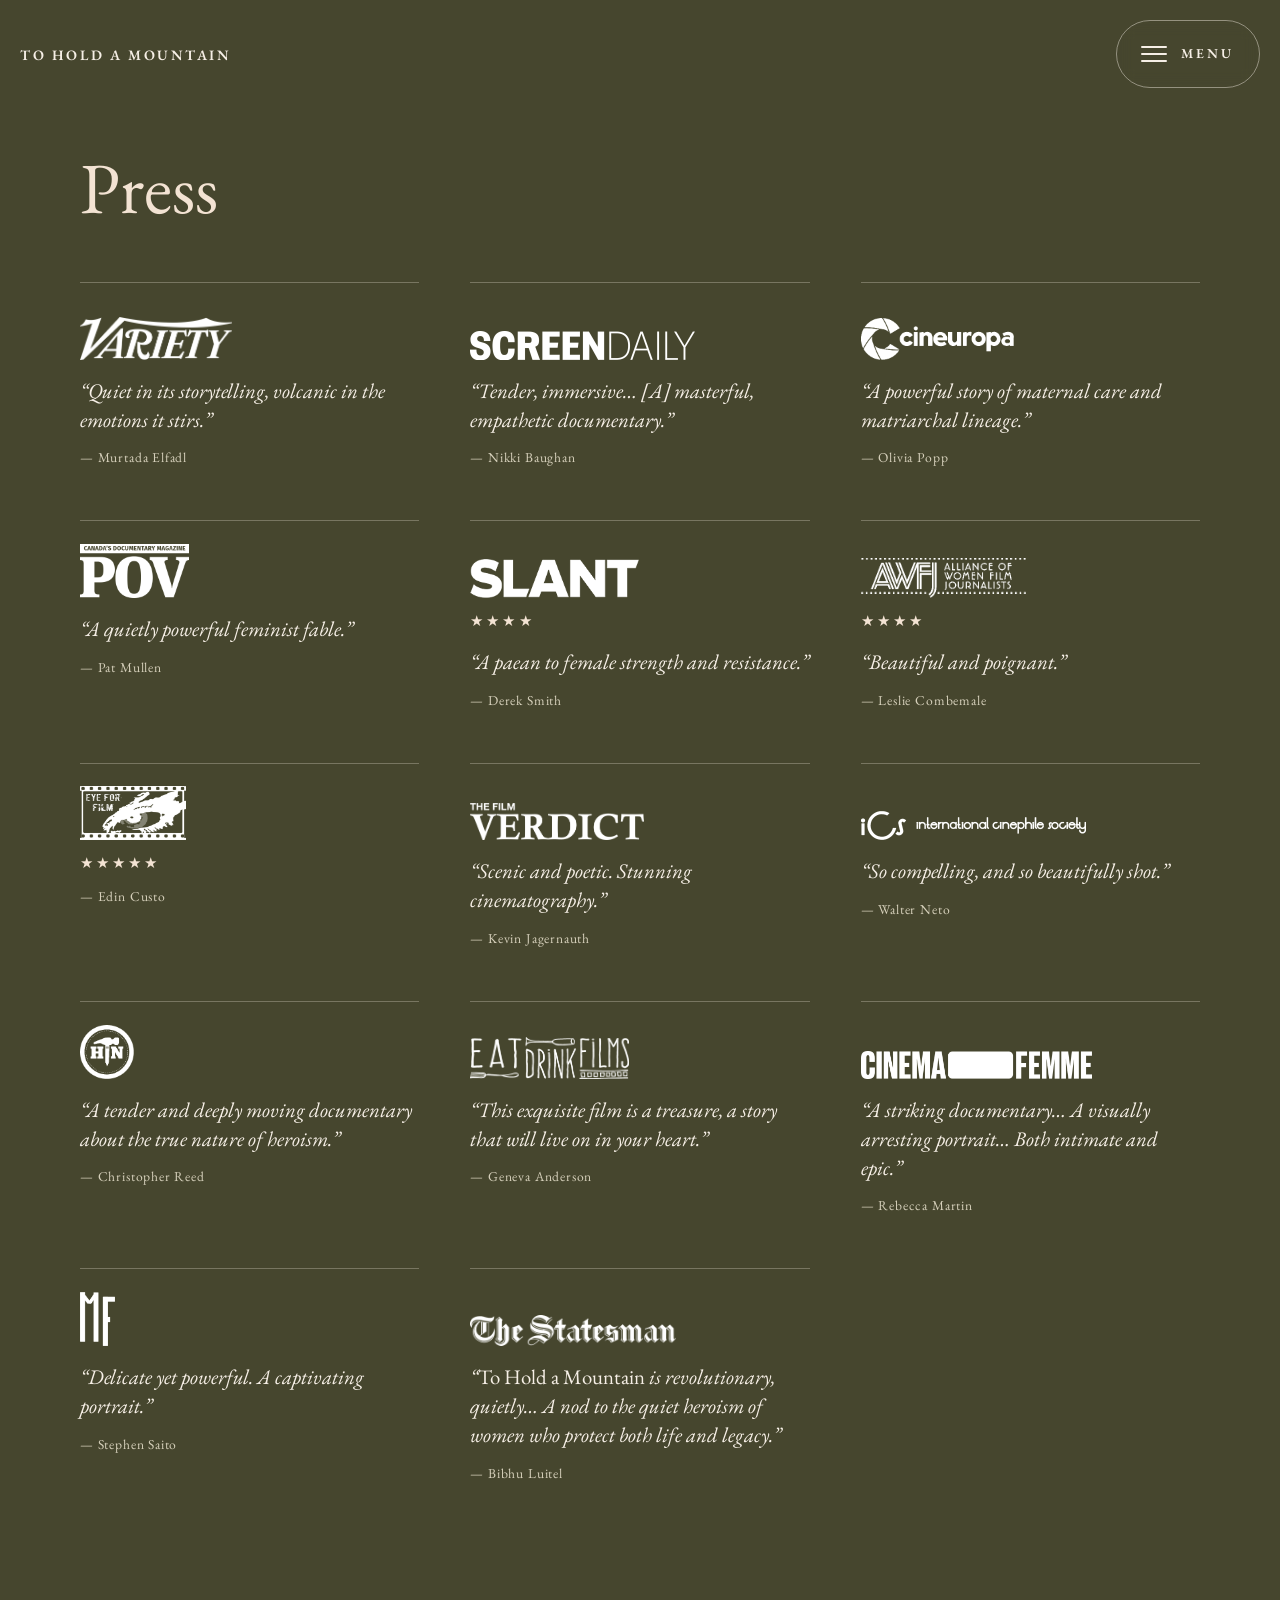
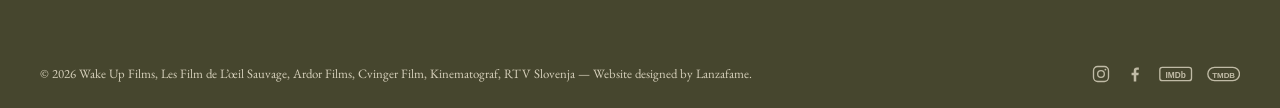
<file: public/press.html>
<!doctype html>
<html lang="en">
<head>
  <meta charset="utf-8">
  <meta name="viewport" content="width=device-width, initial-scale=1, viewport-fit=cover">
  <title>Press — To Hold a Mountain</title>
  <meta name="description" content="Press and reviews for To Hold a Mountain: Variety, Screen International, Cineuropa, POV Magazine, Slant and more.">
  <link rel="canonical" href="https://toholdamountain.com/press.html">
  <!-- What Facebook, WhatsApp, LinkedIn, X show when the page is shared: the logo on the sky. -->
  <meta property="og:type" content="website">
  <meta property="og:site_name" content="To Hold a Mountain">
  <meta property="og:title" content="Press — To Hold a Mountain">
  <meta property="og:description" content="Press and reviews for To Hold a Mountain: Variety, Screen International, Cineuropa, POV Magazine, Slant and more.">
  <meta property="og:url" content="https://toholdamountain.com/press.html">
  <meta property="og:image" content="https://toholdamountain.com/og-image.jpg">
  <meta property="og:image:width" content="1200">
  <meta property="og:image:height" content="630">
  <meta property="og:image:alt" content="To Hold a Mountain — a film by Biljana Tutorov &amp; Petar Glomazić">
  <meta name="twitter:card" content="summary_large_image">
  <link rel="icon" href="favicon.png" type="image/png" sizes="192x192">
  <link rel="apple-touch-icon" href="apple-touch-icon.png">
  <link rel="preconnect" href="https://fonts.googleapis.com">
  <link rel="preconnect" href="https://fonts.gstatic.com" crossorigin>
  <link href="https://fonts.googleapis.com/css2?family=EB+Garamond:ital,wght@0,400;0,600;1,400;1,600&display=swap" rel="stylesheet">
  <link rel="stylesheet" href="site.css">
  <link rel="stylesheet" href="press.css">
</head>
<body>
  <main class="page-main press-page">
    <h1>Press</h1>

    <!-- What the critics wrote; each review fades up as it comes into view (press.js). -->
    <ul class="review-list">
      <li class="review" style="--col:0"><p class="outlet"><img src="press/variety.webp" width="635" height="180" alt="Variety" style="height:43px"></p><blockquote>“Quiet in its storytelling, volcanic in the emotions it stirs.”</blockquote><cite>— Murtada Elfadl</cite></li>
      <li class="review" style="--col:1"><p class="outlet"><img src="press/screen-international.webp" width="900" height="116" alt="Screen International" style="height:29px"></p><blockquote>“Tender, immersive… [A] masterful, empathetic documentary.”</blockquote><cite>— Nikki Baughan</cite></li>
      <li class="review" style="--col:2"><p class="outlet"><img src="press/cineuropa.webp" width="460" height="126" alt="Cineuropa" style="height:42px"></p><blockquote>“A powerful story of maternal care and matriarchal lineage.”</blockquote><cite>— Olivia Popp</cite></li>
      <li class="review" style="--col:0"><p class="outlet"><img src="press/pov-magazine.webp" width="326" height="162" alt="POV Magazine" style="height:54px"></p><blockquote>“A quietly powerful feminist fable.”</blockquote><cite>— Pat Mullen</cite></li>
      <li class="review" style="--col:1"><p class="outlet"><img src="press/slant-magazine.webp" width="251" height="58" alt="Slant Magazine" style="height:39px"></p><p class="stars" aria-label="4 out of 5 stars">★★★★</p><blockquote>“A paean to female strength and resistance.”</blockquote><cite>— Derek Smith</cite></li>
      <li class="review" style="--col:2"><p class="outlet"><img src="press/awfj.webp" width="414" height="100" alt="Alliance of Women Film Journalists" style="height:40px"></p><p class="stars" aria-label="4 out of 5 stars">★★★★</p><blockquote>“Beautiful and poignant.”</blockquote><cite>— Leslie Combemale</cite></li>
      <li class="review" style="--col:0"><p class="outlet"><img src="press/eye-for-film.webp" width="352" height="180" alt="Eye For Film" style="height:54px"></p><p class="stars" aria-label="5 out of 5 stars">★★★★★</p><cite>— Edin Custo</cite></li>
      <li class="review" style="--col:1"><p class="outlet"><img src="press/the-film-verdict.webp" width="846" height="180" alt="The Film Verdict" style="height:37px"></p><blockquote>“Scenic and poetic. Stunning cinematography.”</blockquote><cite>— Kevin Jagernauth</cite></li>
      <li class="review" style="--col:2"><p class="outlet"><img src="press/international-cinephile-society.webp" width="900" height="116" alt="International Cinephile Society" style="height:29px"></p><blockquote>“So compelling, and so beautifully shot.”</blockquote><cite>— Walter Neto</cite></li>
      <li class="review" style="--col:0"><p class="outlet"><img src="press/hammer-to-nail.webp" width="157" height="156" alt="Hammer To Nail" style="height:54px"></p><blockquote>“A tender and deeply moving documentary about the true nature of heroism.”</blockquote><cite>— Christopher Reed</cite></li>
      <li class="review" style="--col:1"><p class="outlet"><img src="press/eat-drink-films.webp" width="679" height="180" alt="Eat Drink Films" style="height:42px"></p><blockquote>“This exquisite film is a treasure, a story that will live on in your heart.”</blockquote><cite>— Geneva Anderson</cite></li>
      <li class="review" style="--col:2"><p class="outlet"><img src="press/cinema-femme.webp" width="900" height="109" alt="Cinema Femme" style="height:28px"></p><blockquote>“A striking documentary… A visually arresting portrait… Both intimate and epic.”</blockquote><cite>— Rebecca Martin</cite></li>
      <li class="review" style="--col:0"><p class="outlet"><img src="press/the-moveable-fest.webp" width="118" height="180" alt="The Moveable Fest" style="height:54px"></p><blockquote>“Delicate yet powerful. A captivating portrait.”</blockquote><cite>— Stephen Saito</cite></li>
      <li class="review" style="--col:1"><p class="outlet"><img src="press/the-statesman.webp" width="900" height="136" alt="The Statesman" style="height:31px"></p><blockquote>“<i>To Hold a Mountain</i> is revolutionary, quietly… A nod to the quiet heroism of women who protect both life and legacy.”</blockquote><cite>— Bibhu Luitel</cite></li>
    </ul>
  </main>
  <script src="menu.js"></script>
  <script src="press.js"></script>
</body>
</html>
</file>
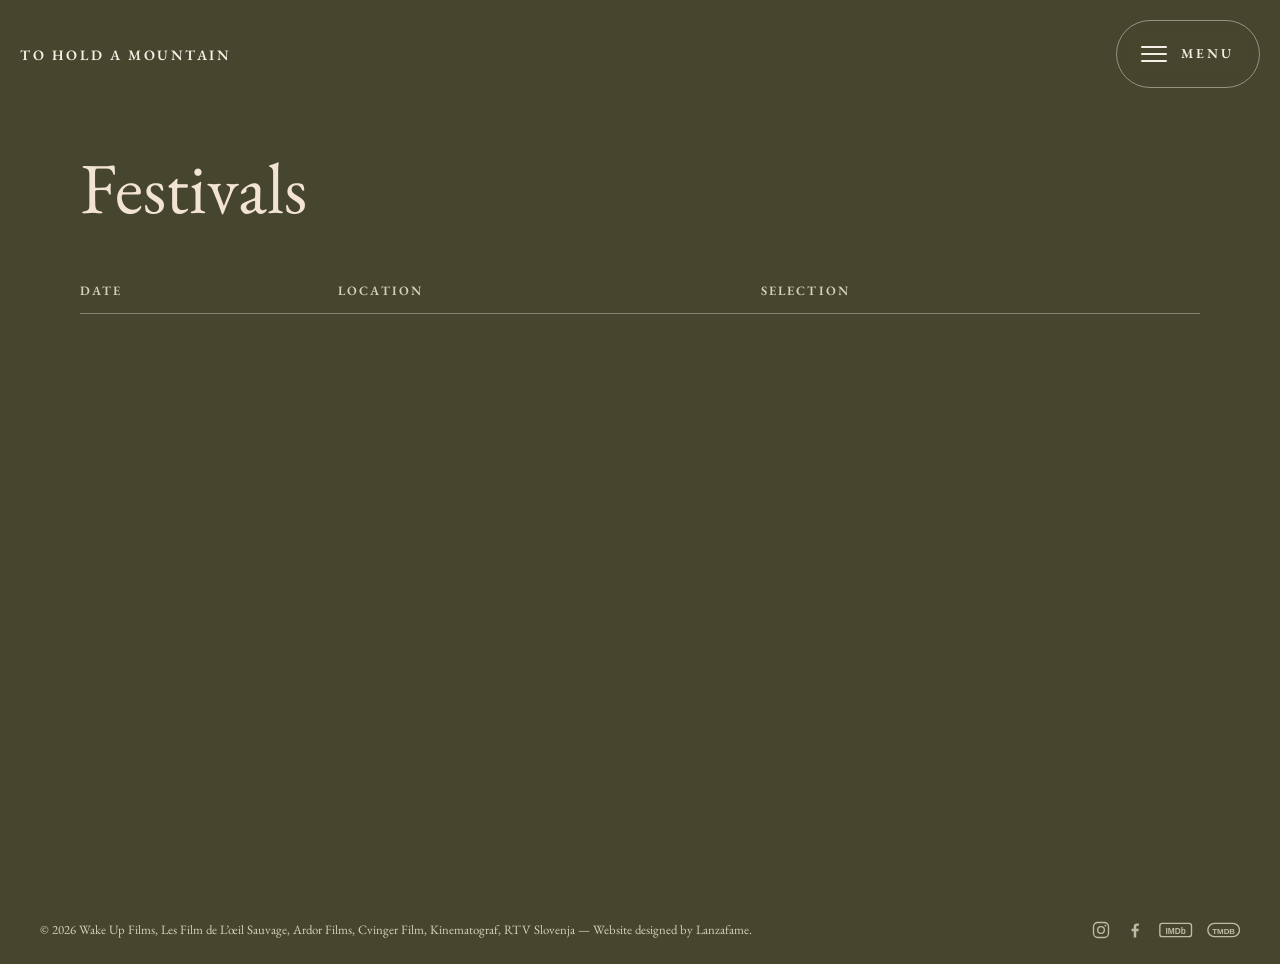
<file: public/screenings.html>
<!doctype html>
<html lang="en">
<head>
  <meta charset="utf-8">
  <meta name="viewport" content="width=device-width, initial-scale=1, viewport-fit=cover">
  <title>Festivals — To Hold a Mountain</title>
  <meta name="description" content="To Hold a Mountain at festivals: Sundance, Visions du Réel, Hot Docs, CPH:DOX, Sarajevo, DOC NYC and more. Dates, locations and selections.">
  <link rel="canonical" href="https://toholdamountain.com/screenings.html">
  <!-- What Facebook, WhatsApp, LinkedIn, X show when the page is shared: the logo on the sky. -->
  <meta property="og:type" content="website">
  <meta property="og:site_name" content="To Hold a Mountain">
  <meta property="og:title" content="Festivals — To Hold a Mountain">
  <meta property="og:description" content="To Hold a Mountain at festivals: Sundance, Visions du Réel, Hot Docs, CPH:DOX, Sarajevo, DOC NYC and more. Dates, locations and selections.">
  <meta property="og:url" content="https://toholdamountain.com/screenings.html">
  <meta property="og:image" content="https://toholdamountain.com/og-image.jpg">
  <meta property="og:image:width" content="1200">
  <meta property="og:image:height" content="630">
  <meta property="og:image:alt" content="To Hold a Mountain — a film by Biljana Tutorov &amp; Petar Glomazić">
  <meta name="twitter:card" content="summary_large_image">
  <link rel="icon" href="favicon.png" type="image/png" sizes="192x192">
  <link rel="apple-touch-icon" href="apple-touch-icon.png">
  <link rel="preconnect" href="https://fonts.googleapis.com">
  <link rel="preconnect" href="https://fonts.gstatic.com" crossorigin>
  <link href="https://fonts.googleapis.com/css2?family=EB+Garamond:ital,wght@0,400;0,600;1,400;1,600&display=swap" rel="stylesheet">
  <link rel="stylesheet" href="site.css">
  <link rel="stylesheet" href="screenings.css">
</head>
<body>
  <main class="page-main listing-page">
    <h1>Festivals</h1>

    <!-- One row per festival, from the "Festivals" tab of the Google Sheet (sheet.js),
         sorted by date: the headings show at once, the rows once it has been read. -->
    <table class="listing" data-gid="0" data-columns="date location selection">
      <thead>
        <tr><th scope="col">Date</th><th scope="col">Location</th><th scope="col">Selection</th></tr>
      </thead>
      <tbody></tbody>
    </table>
  </main>
  <script src="menu.js"></script>
  <script src="sheet.js"></script>
</body>
</html>
</file>
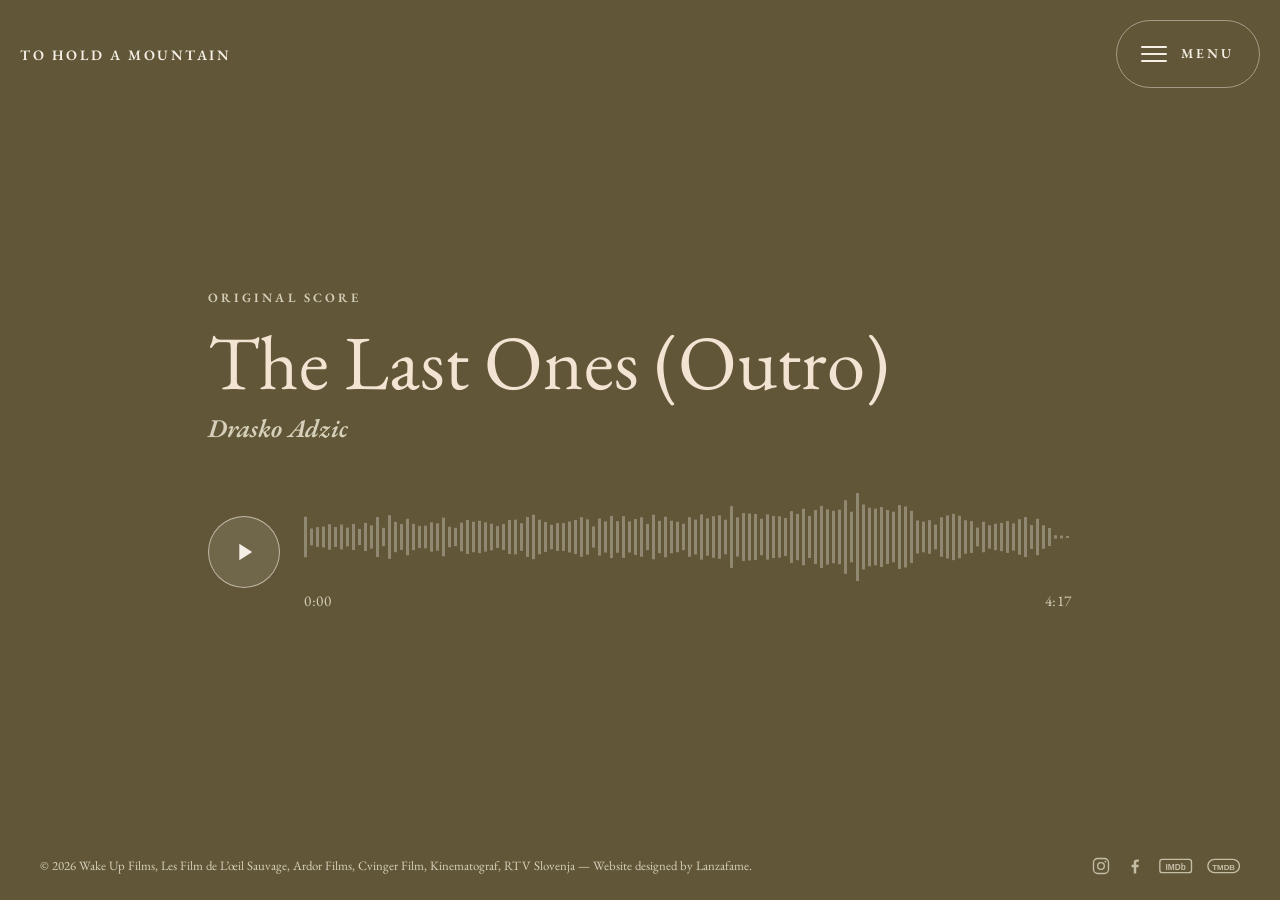
<file: public/soundtrack.html>
<!doctype html>
<html lang="en">
<head>
  <meta charset="utf-8">
  <meta name="viewport" content="width=device-width, initial-scale=1, viewport-fit=cover">
  <title>Soundscape — To Hold a Mountain</title>
  <meta name="description" content="Listen to the original score of To Hold a Mountain by Drasko Adzic.">
  <link rel="canonical" href="https://toholdamountain.com/soundtrack.html">
  <!-- What Facebook, WhatsApp, LinkedIn, X show when the page is shared: the logo on the sky. -->
  <meta property="og:type" content="website">
  <meta property="og:site_name" content="To Hold a Mountain">
  <meta property="og:title" content="Soundscape — To Hold a Mountain">
  <meta property="og:description" content="Listen to the original score of To Hold a Mountain by Drasko Adzic.">
  <meta property="og:url" content="https://toholdamountain.com/soundtrack.html">
  <meta property="og:image" content="https://toholdamountain.com/og-image.jpg">
  <meta property="og:image:width" content="1200">
  <meta property="og:image:height" content="630">
  <meta property="og:image:alt" content="To Hold a Mountain — a film by Biljana Tutorov &amp; Petar Glomazić">
  <meta name="twitter:card" content="summary_large_image">
  <link rel="icon" href="favicon.png" type="image/png" sizes="192x192">
  <link rel="apple-touch-icon" href="apple-touch-icon.png">
  <link rel="preconnect" href="https://fonts.googleapis.com">
  <link rel="preconnect" href="https://fonts.gstatic.com" crossorigin>
  <link href="https://fonts.googleapis.com/css2?family=EB+Garamond:ital,wght@0,400;0,600;1,400;1,600&display=swap" rel="stylesheet">
  <link rel="stylesheet" href="site.css">
  <link rel="stylesheet" href="soundtrack.css">
</head>
<body>
  <!-- Background: grass in the wind, looping silently (its end cross-fades into its start);
       a plain colour over it until it plays, then that fades away. -->
  <video class="bg-video" src="bg3.mp4" autoplay muted loop playsinline aria-hidden="true"></video>
  <div class="bg-shade"></div>
  <div class="bg-cover"></div>

  <main class="player-page">
    <p class="eyebrow">Original score</p>
    <h1>The Last Ones (Outro)</h1>
    <p class="composer">Drasko Adzic</p>

    <!-- A plain <audio> element does the playing (works on every browser and phone);
         the controls below are drawn on top of it. -->
    <audio src="soundtrack.mp3" preload="metadata"></audio>

    <div class="player">
      <button class="play" type="button" aria-label="Play">
        <svg class="icon-play" viewBox="0 0 24 24" aria-hidden="true"><path d="M8 5v14l11-7z"/></svg>
        <svg class="icon-pause" viewBox="0 0 24 24" aria-hidden="true"><path d="M7 5h4v14H7zM13 5h4v14h-4z"/></svg>
      </button>
      <div class="track">
        <div class="wave" role="slider" tabindex="0" aria-label="Seek" aria-valuemin="0" aria-valuemax="100" aria-valuenow="0">
          <canvas></canvas>
        </div>
        <div class="times"><span class="current">0:00</span><span class="duration">0:00</span></div>
      </div>
    </div>
  </main>

  <script src="menu.js"></script>
  <script src="soundtrack.js"></script>
</body>
</html>
</file>
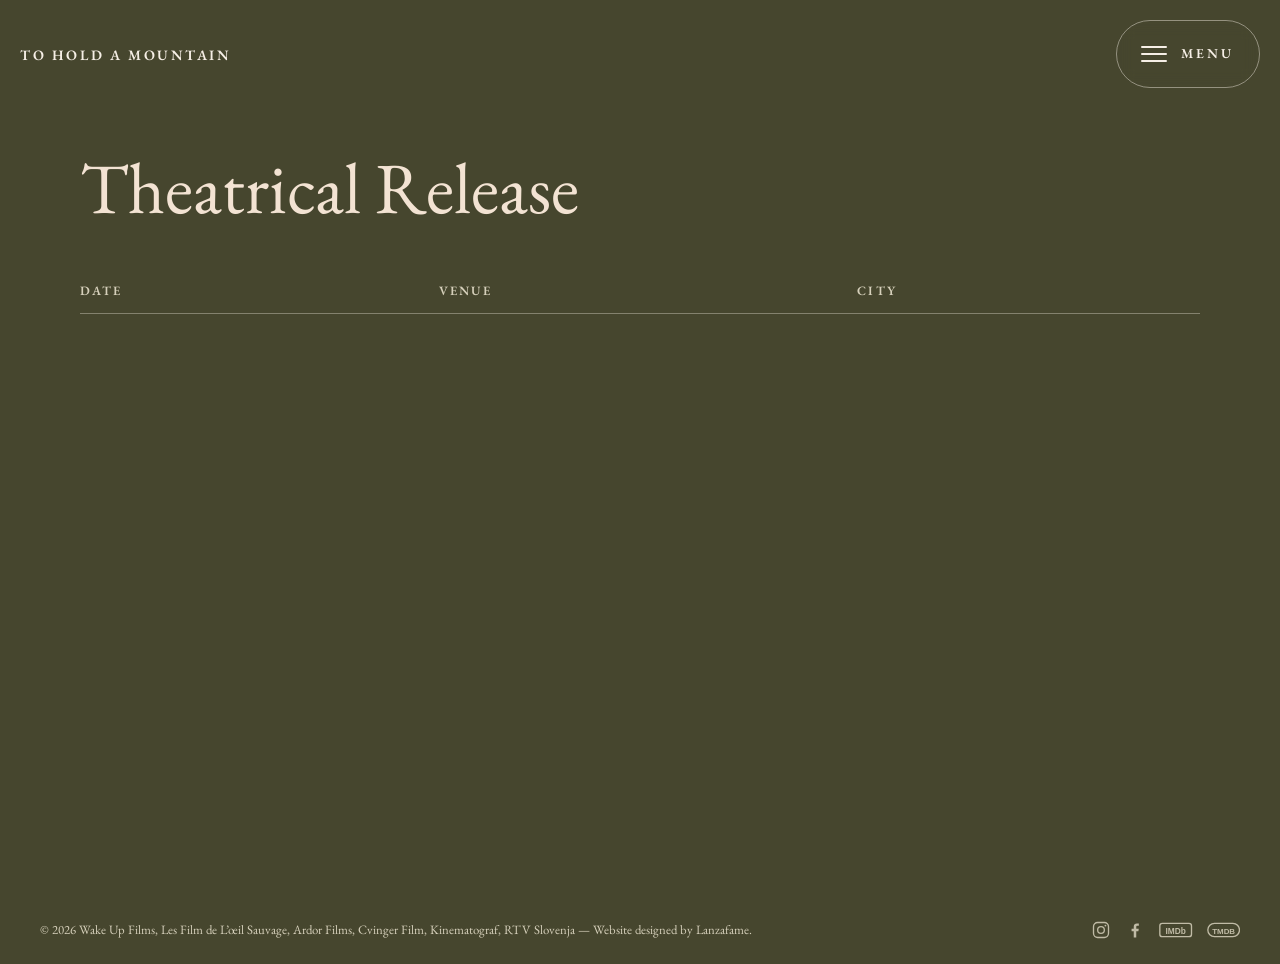
<file: public/theatrical.html>
<!doctype html>
<html lang="en">
<head>
  <meta charset="utf-8">
  <meta name="viewport" content="width=device-width, initial-scale=1, viewport-fit=cover">
  <title>Theatrical Release — To Hold a Mountain</title>
  <meta name="description" content="Where to see To Hold a Mountain in theaters: dates, venues and cities of the US theatrical release, opening December 16, 2026.">
  <link rel="canonical" href="https://toholdamountain.com/theatrical.html">
  <!-- What Facebook, WhatsApp, LinkedIn, X show when the page is shared: the logo on the sky. -->
  <meta property="og:type" content="website">
  <meta property="og:site_name" content="To Hold a Mountain">
  <meta property="og:title" content="Theatrical Release — To Hold a Mountain">
  <meta property="og:description" content="Where to see To Hold a Mountain in theaters: dates, venues and cities of the US theatrical release, opening December 16, 2026.">
  <meta property="og:url" content="https://toholdamountain.com/theatrical.html">
  <meta property="og:image" content="https://toholdamountain.com/og-image.jpg">
  <meta property="og:image:width" content="1200">
  <meta property="og:image:height" content="630">
  <meta property="og:image:alt" content="To Hold a Mountain — a film by Biljana Tutorov &amp; Petar Glomazić">
  <meta name="twitter:card" content="summary_large_image">
  <link rel="icon" href="favicon.png" type="image/png" sizes="192x192">
  <link rel="apple-touch-icon" href="apple-touch-icon.png">
  <link rel="preconnect" href="https://fonts.googleapis.com">
  <link rel="preconnect" href="https://fonts.gstatic.com" crossorigin>
  <link href="https://fonts.googleapis.com/css2?family=EB+Garamond:ital,wght@0,400;0,600;1,400;1,600&display=swap" rel="stylesheet">
  <link rel="stylesheet" href="site.css">
  <link rel="stylesheet" href="screenings.css">
</head>
<body>
  <main class="page-main listing-page">
    <h1>Theatrical Release</h1>

    <!-- One row per screening, from the "Theatrical Release" tab of the Google Sheet
         (sheet.js), sorted by date; each row links to its cinema's page (the Link
         column). The headings show at once, the rows once it has been read. -->
    <table class="listing" data-gid="795570067" data-columns="date venue city" data-link="link">
      <thead>
        <tr><th scope="col">Date</th><th scope="col">Venue</th><th scope="col">City</th></tr>
      </thead>
      <tbody></tbody>
    </table>
  </main>
  <script src="menu.js"></script>
  <script src="sheet.js"></script>
</body>
</html>
</file>
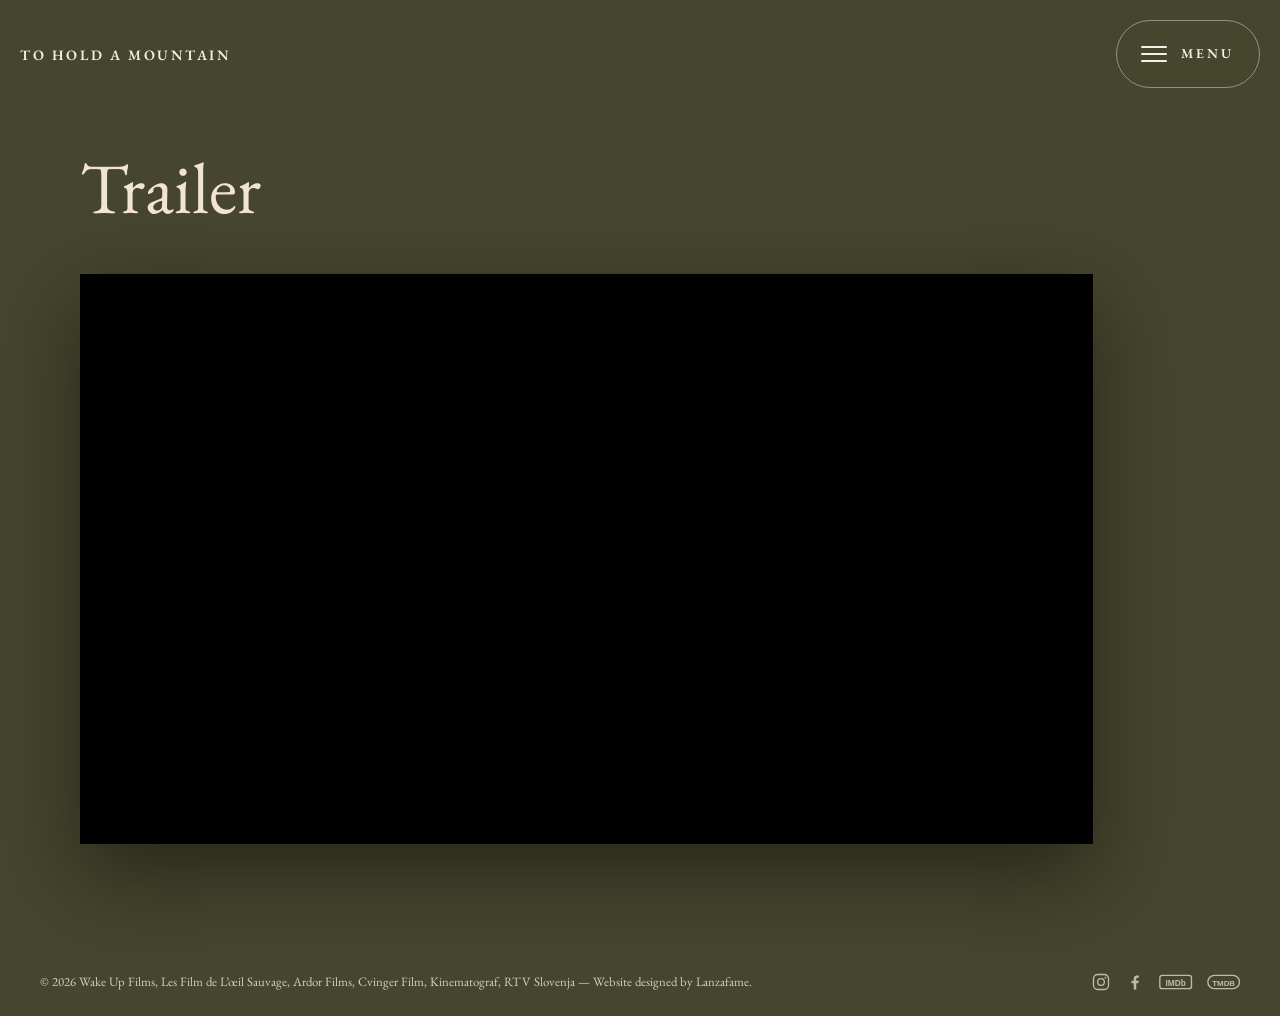
<file: public/trailer.html>
<!doctype html>
<html lang="en">
<head>
  <meta charset="utf-8">
  <meta name="viewport" content="width=device-width, initial-scale=1, viewport-fit=cover">
  <title>Trailer — To Hold a Mountain</title>
  <meta name="description" content="Watch the official trailer of To Hold a Mountain, the documentary by Biljana Tutorov &amp; Petar Glomazić, winner at Sundance 2026.">
  <link rel="canonical" href="https://toholdamountain.com/trailer.html">
  <!-- What Facebook, WhatsApp, LinkedIn, X show when the page is shared: the logo on the sky. -->
  <meta property="og:type" content="website">
  <meta property="og:site_name" content="To Hold a Mountain">
  <meta property="og:title" content="Trailer — To Hold a Mountain">
  <meta property="og:description" content="Watch the official trailer of To Hold a Mountain, the documentary by Biljana Tutorov &amp; Petar Glomazić, winner at Sundance 2026.">
  <meta property="og:url" content="https://toholdamountain.com/trailer.html">
  <meta property="og:image" content="https://toholdamountain.com/og-image.jpg">
  <meta property="og:image:width" content="1200">
  <meta property="og:image:height" content="630">
  <meta property="og:image:alt" content="To Hold a Mountain — a film by Biljana Tutorov &amp; Petar Glomazić">
  <meta name="twitter:card" content="summary_large_image">
  <link rel="icon" href="favicon.png" type="image/png" sizes="192x192">
  <link rel="apple-touch-icon" href="apple-touch-icon.png">
  <link rel="preconnect" href="https://fonts.googleapis.com">
  <link rel="preconnect" href="https://fonts.gstatic.com" crossorigin>
  <link href="https://fonts.googleapis.com/css2?family=EB+Garamond:ital,wght@0,400;0,600;1,400;1,600&display=swap" rel="stylesheet">
  <link rel="stylesheet" href="site.css">
  <style>
    /* The trailer, as large as the screen allows (16:9), under the heading. */
    .trailer-page { max-width: 72rem; padding-bottom: 12vh; } /* as Screenings and Press */
    .trailer-page .player {
      margin-top: 2.5rem;
      width: min(100%, calc((100vh - 330px) * 16 / 9)); /* the whole player on screen, under the heading */
      aspect-ratio: 16 / 9;
      background: #000;
      box-shadow: 0 30px 80px rgba(0, 0, 0, 0.45);
    }
    .trailer-page iframe { display: block; width: 100%; height: 100%; border: 0; }
    @media (max-width: 767px) { .trailer-page .player { width: 100%; margin-top: 1.5rem; } }
  </style>
</head>
<body>
  <main class="page-main trailer-page">
    <h1>Trailer</h1>
    <!-- Not started on its own: a play the viewer starts counts as a view on YouTube. -->
    <div class="player">
      <iframe src="https://www.youtube-nocookie.com/embed/SKabqo5MiE8?rel=0&playsinline=1&modestbranding=1" title="To Hold a Mountain — trailer" allow="autoplay; encrypted-media; picture-in-picture; fullscreen" allowfullscreen></iframe>
    </div>
  </main>
  <script src="menu.js"></script>
</body>
</html>
</file>
<file: public/site.css>
/* Shared by every page: colours, type, the menu, and the empty inner pages. */
:root {
  --olive-deep: #46462e;
  --ink: #f6efe6;
  --cream: #f3e3d3;
  --muted: #d6d0bb;
  --serif: "EB Garamond", Garamond, Georgia, serif;
}

* { box-sizing: border-box; margin: 0; padding: 0; }

/* Going from page to page (the menu too): a short cross-fade, where browsers can. */
@view-transition { navigation: auto; }

/* One solid colour, no gradient: iPhone Safari fills the bands around its address bar
   (top and bottom) with the page's colour, so they match it. (Home: style.css.) */
html { background: var(--olive-deep); color: var(--ink); }
/* The menu page, and the trailer while it covers a page: their
   own colour, for Safari's bands. */
html.menu-page, .menu-page body { background: #2c2c1c; } /* the menu, a page of its own (menu.js) */
html.trailer-open, .trailer-open body { background-color: #0c0c08; }
body { background: var(--olive-deep); color: var(--ink); }

body {
  font-family: var(--serif);
  font-size: 1.125rem;
  -webkit-font-smoothing: antialiased;
  overflow-x: clip; /* cuts off only sideways, so the locks below (on html) leave the page's length alone */
}
html { overflow-x: hidden; } /* no sideways scrolling */
/* no pulling down to refresh (nor the bounce at the ends that comes with it) */
html, body { overscroll-behavior-y: none; }

a { color: inherit; }

/* Small all-caps labels. */
.eyebrow {
  font-size: 0.8rem;
  font-weight: 600;
  letter-spacing: 0.24em;
  text-transform: uppercase;
}

/* ---------- Menu ---------- */

/* A pill: the three lines, then MENU to their right. */
.menu-button {
  position: fixed;
  top: calc(20px + env(safe-area-inset-top, 0px)); /* clear of the iPhone status bar, the page drawing under it */
  right: 20px;
  z-index: 30;
  height: 68px;
  display: flex;
  align-items: center;
  gap: 14px;
  padding: 0 28px 0 24px;
  border-radius: 999px;
  border: 1px solid rgba(246, 239, 230, 0.45);
  background: transparent; /* no tint: only the page behind, blurred */
  -webkit-backdrop-filter: blur(8px);
  backdrop-filter: blur(8px);
  color: var(--ink);
  font-family: var(--serif);
  text-decoration: none;
  cursor: pointer;
  transition: background 0.3s, border-color 0.3s, transform 0.3s;
}
.menu-button:hover { transform: scale(1.05); }
.menu-button:focus-visible { outline: 2px solid var(--cream); outline-offset: 4px; }

.menu-icon { position: relative; flex: none; width: 26px; height: 16px; }
.menu-icon span {
  position: absolute;
  left: 0;
  width: 26px;
  height: 2px;
  border-radius: 1px;
  background: var(--ink);
}
.menu-icon span:nth-child(1) { top: 0; }
.menu-icon span:nth-child(2) { top: 7px; }
.menu-icon span:nth-child(3) { top: 14px; }
.menu-label {
  font-size: 0.85rem;
  font-weight: 600;
  letter-spacing: 0.22em;
  margin-right: -0.22em; /* the spacing after the last letter */
  text-transform: uppercase;
  line-height: 1;
}

/* On the menu page: an X from the start (no turning from the lines). */
.menu-page .menu-button { border-color: rgba(246, 239, 230, 0.7); }
.menu-page .menu-icon span:nth-child(1) { transform: translateY(7px) rotate(45deg); }
.menu-page .menu-icon span:nth-child(2) { opacity: 0; }
.menu-page .menu-icon span:nth-child(3) { transform: translateY(-7px) rotate(-45deg); }

@media (max-width: 767px) {
  /* centred on the title at the left, as on larger screens */
  .menu-button { top: calc(28px + env(safe-area-inset-top, 0px)); height: 52px; gap: 10px; padding: 0 18px 0 16px; right: 16px; }
  .menu-icon, .menu-icon span { width: 22px; }
  .menu-label { font-size: 0.75rem; letter-spacing: 0.18em; margin-right: -0.18em; }
}
@media (max-width: 370px) { .home-link { font-size: 0.78rem; } } /* narrow phones: room for both */

/* The panel fades in: a solid olive, darker than the pages', that covers the whole page. */
.menu {
  position: fixed;
  inset: 0;
  z-index: 20;
  display: flex;
  align-items: center;
  padding: 96px 16px 48px clamp(16px, 9vw, 160px);
  background: #2c2c1c;
  opacity: 0;
  visibility: hidden;
  transition: opacity 0.5s ease, visibility 0s 0.5s;
  overflow-y: auto;
}
.menu-open .menu {
  opacity: 1;
  visibility: visible;
  transition: opacity 0.6s ease, visibility 0s;
}

.menu ul { list-style: none; }
.menu li {
  opacity: 0;
  transform: translateY(40px);
  transition: opacity 0.3s, transform 0.3s;
}
.menu-open .menu li {
  opacity: 1;
  transform: none;
  transition: opacity 0.6s calc(0.25s + var(--i) * 0.08s), transform 0.7s cubic-bezier(0.2, 0.7, 0.2, 1) calc(0.25s + var(--i) * 0.08s);
}
.menu a {
  display: inline-block;
  padding: 0.12em 0;
  font-family: var(--serif);
  font-size: clamp(2rem, 5.5vw, 3.75rem);
  line-height: 1.1;
  text-decoration: none;
  color: rgba(246, 239, 230, 0.72);
  transition: color 0.25s;
}
/* Hover: the same weight, just lighter. The page you are on: italic, at full light. */
.menu a:hover, .menu a:focus-visible { color: #fff; outline: none; }
.menu a[aria-current="page"] { font-style: italic; color: var(--ink); }
@media (max-width: 767px) { .menu li + li { margin-top: 0.9rem; } } /* phones: more room between items */

/* Scrolls away with the page (only the menu button stays put), so text never runs under it. */
.home-link {
  position: absolute;
  top: calc(20px + env(safe-area-inset-top, 0px));
  left: 20px;
  height: 68px;
  display: flex;
  align-items: center;
  z-index: 30;
  font-size: 0.9rem;
  font-weight: 600;
  letter-spacing: 0.18em;
  text-transform: uppercase;
  text-decoration: none;
  white-space: nowrap; /* one line */
}

/* ---------- Inner pages (empty for now) ---------- */

.page-main {
  min-height: 100vh;
  padding: 140px 16px 80px;
  max-width: 60rem;
  margin: 0 auto;
}
.page-main h1 {
  font-weight: 400;
  font-size: clamp(2.6rem, 7vw, 4.5rem);
  color: var(--cream);
}

/* ---------- Footer (menu.js) ---------- */

.site-footer {
  position: relative;
  z-index: 1;
  display: flex;
  align-items: center;
  justify-content: space-between;
  gap: 16px 32px;
  padding: 20px clamp(16px, 4vw, 40px) 24px;
  font-size: 0.8rem;
  line-height: 1.5;
  color: var(--muted);
}
.site-footer p { max-width: 48rem; }
.site-footer a.plain { color: inherit; text-decoration: none; } /* a link, without looking like one */
.socials { display: flex; align-items: center; gap: 14px; list-style: none; flex-shrink: 0; }
.socials a { display: block; color: var(--muted); opacity: 0.85; transition: color 0.25s, opacity 0.25s; }
.socials a:hover, .socials a:focus-visible { color: #fff; opacity: 1; }
.socials svg { display: block; height: 20px; width: auto; }

/* On the homepage: at the bottom of the synopsis screen. */
.film-story .site-footer { position: absolute; left: 0; right: 0; bottom: 0; }


@media (max-width: 767px) {
  .site-footer { flex-direction: column-reverse; align-items: flex-start; gap: 12px; padding: 16px; font-size: 0.72rem; }
}

/* ---------- Trailer (trailer.js) ---------- */

.trailer {
  position: fixed;
  inset: 0;
  z-index: 60;
  display: grid;
  place-items: center;
  padding: 72px 16px 32px;
  background: rgba(12, 12, 8, 0.94);
  opacity: 0;
  transition: opacity 0.4s ease;
}
.trailer.open { opacity: 1; }
.trailer-open { overflow: hidden; } /* the page stays where it was */
.trailer-frame {
  /* As large as the screen allows: YouTube picks higher quality for bigger players. */
  width: min(100%, 1600px, calc((100vh - 104px) * 16 / 9));
  aspect-ratio: 16 / 9;
  background: #000;
  box-shadow: 0 30px 80px rgba(0, 0, 0, 0.6);
  transform: scale(0.97);
  transition: transform 0.4s ease;
}
.trailer.open .trailer-frame { transform: none; }
.trailer-frame iframe { display: block; width: 100%; height: 100%; border: 0; }
.trailer-close {
  position: absolute;
  top: calc(20px + env(safe-area-inset-top, 0px));
  right: 20px;
  width: 52px;
  height: 52px;
  border-radius: 50%;
  border: 1px solid rgba(246, 239, 230, 0.6);
  background: transparent;
  cursor: pointer;
}
.trailer-close span {
  position: absolute;
  left: 14px;
  top: 25px;
  width: 22px;
  height: 2px;
  background: var(--ink);
}
.trailer-close span:first-child { transform: rotate(45deg); }
.trailer-close span:last-child { transform: rotate(-45deg); }
.trailer-close:focus-visible { outline: 2px solid var(--cream); outline-offset: 4px; }

/* Read by search engines and screen readers, not shown. */
.visually-hidden { position: absolute; width: 1px; height: 1px; margin: -1px; padding: 0; overflow: hidden; clip: rect(0 0 0 0); white-space: nowrap; border: 0; }
</file>
<file: public/style.css>
/* Homepage only; colours, type and the menu are in site.css. */

/* The page's own colour: iPhone Safari fills the bands around its address bar with it
   (it does so whenever a pinned block touches the screen's edge, and the home page has
   several). main.js sets it to what's at the top of the screen as you scroll (--page):
   the lower sky's light grey-blue first, never the other pages' olive. */
html, body { background: var(--page, #939ca2); transition: background-color 0.4s ease; }

:root {
  --cloud-h: max(233vw, 480vh); /* height of the cloud image (thick from 28% to 84%) */
}

/* Loading screen: the page's light sky colour, a small dark blue bar and percentage. Nothing scrolls
   until it is done; then it fades and the logo comes into focus. */
.loader { display: none; }
.loading .loader, .revealing .loader {
  display: grid;
  place-items: center;
  position: fixed;
  inset: 0;
  z-index: 50;
  overflow: hidden;
  background: #939ca2; /* the page's own colour (also Safari's bands) */
  transition: opacity 0.9s ease;
}
.revealing .loader { opacity: 0; pointer-events: none; }
.loading { overflow: hidden; }

.loader-box { position: relative; width: 140px; text-align: center; }
.loader-bar { height: 1px; background: rgba(35, 59, 78, 0.25); overflow: hidden; }
.loader-bar span {
  display: block;
  height: 100%;
  width: 100%;
  background: #233b4e;
  transform-origin: left;
  transform: scaleX(0);
  transition: transform 0.3s ease-out;
}
.loader-pct {
  margin-top: 0.7rem;
  font-size: 0.75rem;
  font-weight: 600;
  letter-spacing: 0.24em;
  color: #233b4e;
  font-variant-numeric: tabular-nums;
}

/* The logo comes into focus once the loading screen fades. */
.loading .intro-logo img, .loading .intro-logo .watch { opacity: 0; }
/* The logo and its button come into focus.
   The filter is gone at the end: iPhone Safari can paint filtered images as white boxes. */
.revealing .intro-logo img, .loaded .intro-logo img,
.revealing .intro-logo .watch, .loaded .intro-logo .watch { animation: logo-in 2.2s cubic-bezier(0.2, 0.6, 0.2, 1) both; }
@keyframes logo-in {
  from { opacity: 0; filter: blur(18px); }
  to { opacity: 1; filter: none; }
}

/* Festival laurels, top of the page beside the menu button (which is 68px tall at
   20px from the top); plain page content, so they scroll away. */
.laurels {
  position: absolute;
  top: 20px;
  left: 184px;  /* the same room on both sides as the menu button (144px wide at 20px) takes, so it's centred */
  right: 184px;
  height: 68px;
  z-index: 5;
  display: flex;
  align-items: center;
  justify-content: center;
  pointer-events: none;
  opacity: 0.7;
}
.laurels img { height: auto; }
.laurels .laurels-wide { display: block; width: 90%; max-width: 900px; } /* 90% of the room between the edges and the button */
/* Hidden while loading; they come into focus with the logo. */
.loading .laurels { opacity: 0; }
.revealing .laurels, .loaded .laurels { animation: laurels-in 2.2s cubic-bezier(0.2, 0.6, 0.2, 1) both; }
.logo-laurels { display: none; }
@media (max-width: 767px) {
  .laurels { display: none; }
  /* On the page (not pinned with the logo), the full width of the screen, placed by
     main.js just above the logo's lettering. Sideways drags move it; up and down still
     scroll the page. */
  .intro-logo-hold { position: relative; }
  .logo-laurels {
    display: block;
    position: absolute;
    top: 30vh;
    left: 0;
    right: 0;
    z-index: 1;
    overflow: hidden;
    opacity: 0.7;
    touch-action: pan-y;
    user-select: none;
    -webkit-user-select: none;
  }
  .laurel-track { display: flex; width: max-content; will-change: transform; }
  /* 60px tall; the gap after each copy is BELT_GAP in main.js. */
  .laurel-track img { display: block; width: auto; height: 60px; margin: 0 27px 0 0; pointer-events: none; }
  .loading .logo-laurels { opacity: 0; }
  .revealing .logo-laurels, .loaded .logo-laurels { animation: laurels-in 2.2s cubic-bezier(0.2, 0.6, 0.2, 1) both; }
}
@keyframes laurels-in { /* as logo-in, ending at their 70% */
  from { opacity: 0; filter: blur(18px); }
  to { opacity: 0.7; filter: none; }
}

/* The logo holds still in the middle of the screen while the clouds scroll over it,
   until their thick part covers it (94vh of scrolling); then it moves on, hidden. */
.intro-logo-hold { height: 194vh; }
.intro-logo {
  position: sticky;
  top: 0;
  height: 100vh;
  height: 100svh;
  /* the logo in the very middle of the screen, the trailer button below it */
  display: grid;
  grid-template-rows: 1fr auto 1fr;
  justify-items: center;
  padding: 0 16px;
  overflow: hidden;
}
/* The sky photo, a little taller than the screen: main.js moves it up slowly as you
   scroll (it's far away), slower than the clouds coming over it. No colour: Safari
   would paint it around its address bar. */
.intro-logo::before {
  content: "";
  position: absolute;
  inset: 0 0 -70vh 0;
  z-index: -1;
  background: url(sky.webp) center top / cover no-repeat;
  transform: translate3d(0, var(--sky-y, 0px), 0);
  will-change: transform;
}
/* The logo with a very faint glow baked in (the glow adds 5.3% of the width around it;
   baked in because iPhone Safari can paint CSS-glowed images as white boxes). */
.intro-logo picture { display: contents; } /* the image lays out as before */
.intro-logo source { display: none; } /* (they'd take rows of the grid otherwise) */
.intro-logo img { grid-area: 2 / 1; } /* the logo and its shaded copy, one over the other */
.intro-logo .watch { grid-area: 3 / 1; align-self: start; margin-top: clamp(28px, 5vh, 48px); }
/* The shaded copy: darker, seen only through the wisps' shadows (main.js masks it). */
.intro-logo .logo-shade img {
  filter: brightness(0.3);
  animation: none !important;
  visibility: hidden;
  pointer-events: none;
}
.intro-logo img {
  --logo-w: min(87.2vw, 917px);
  width: var(--logo-w);
  height: auto;
  margin: calc(var(--logo-w) * -0.0527) 0;
}

/* The block the clouds are held in. It ends 32vh below the video's top edge (its content,
   the video section, carries on past it), so the clouds are let go, and scroll up and
   away with the page, just as the blur starts (the moment the video fills
   the screen). Clouds top at 50vh + their height, video top 32vh above their bottom:
   height = cloud height + 50vh. */
.flow { height: calc(var(--cloud-h) + 50vh); }

/* Starts at the middle of the screen (50vh, under the logo); the clouds' top fades into the sky
   photo. Sticky: once their soft bottom edge has risen to 32% down the screen (the same
   moment the video fills the screen) they are over the top third of the video, and
   from there they scroll away as the blur starts. */
.intro-clouds {
  position: sticky;
  top: calc(32vh - var(--cloud-h));
  z-index: 1;
  margin-top: -144vh;
  height: var(--cloud-h);
  overflow-x: clip;
  pointer-events: none; /* clicks pass through to the logo's trailer button */
  will-change: transform, opacity;
}
/* The cloud image repeats seamlessly sideways (its width is 0.401 × its height); three
   copies side by side drift left by one copy, then start over, so the clouds move
   steadily with the wind and never stop or turn back. */
.clouds {
  position: absolute;
  top: 0;
  left: 0;
  height: 100%;
  width: calc(var(--cloud-h) * 0.401 * 3);
  background: url(clouds.webp) left top / auto 100% repeat-x;
  animation: cloud-drift 80s linear infinite;
  will-change: transform;
}
@keyframes cloud-drift {
  from { transform: translateX(0); }
  to { transform: translateX(-33.3333%); }
}
@media (prefers-reduced-motion: reduce) {
  .clouds { animation: none; transform: none; }
}

/* More clouds, at other depths (made by tools/cloud_depth.py), fixed to the screen and
   moved by main.js faster than the bank, as they're nearer: puffs between the bank and
   the texts (clouds-mid.webp), and very thin wisps in front of the texts
   (clouds-veil.webp). Both drift sideways too, faster than the bank. */
.cloud-layer {
  position: fixed;
  top: 0;
  left: 0;
  right: 0;
  overflow: hidden;
  pointer-events: none;
  visibility: hidden; /* until main.js places them */
  will-change: transform;
}
.cloud-layer div {
  height: 100%;
  width: calc(var(--tile-w, calc(var(--layer-h) * 0.5)) * 3); /* three copies side by side */
  background: left top / auto 100% repeat-x;
  animation: cloud-drift 55s linear infinite;
  will-change: transform;
}
.clouds-mid { z-index: 3; --layer-h: 360vh; height: var(--layer-h); }
.clouds-mid div { background-image: url(clouds-mid.webp); }
.clouds-veil { z-index: 6; --layer-h: 760vh; --tile-w: 240vh; height: var(--layer-h); } /* one long strip, its wisps placed by tools/cloud_depth.py */
/* the strip's end fades out (it would cut through the wisps there: a hard line) */
.clouds-veil {
  -webkit-mask-image: linear-gradient(#000 calc(100% - 50vh), transparent);
  mask-image: linear-gradient(#000 calc(100% - 50vh), transparent);
}
.clouds-veil div { background-image: url(clouds-veil.webp); animation-duration: 40s; }
@media (prefers-reduced-motion: reduce) {
  .cloud-layer div { animation: none; }
}

/* Where the text rides with the clouds; main.js slows it gently into the centre of
   the screen, holds it there for 50vh of scrolling, then lets it move on. */
.cloud-text-track {
  position: absolute;
  left: 0;
  right: 0;
  top: 29%; /* arrives just after the logo is gone, and is done before the video comes up */
  height: 150vh;
  pointer-events: none;
}
.cloud-text {
  position: fixed;
  top: 0;
  left: 0;
  right: 0;
  z-index: 4; /* above the clouds and the puffs behind it, below the wisps and the menu */
  height: 100vh;
  height: 100svh;
  pointer-events: none;
  visibility: hidden; /* until main.js places it */
  will-change: transform;
  display: grid;
  align-content: center;
  justify-items: center;
  padding: 0 16px;
  text-align: center;
  color: var(--ink);
  text-shadow: 0 1px 18px rgba(46, 46, 30, 0.6);
}
/* The logline and quotes sit in the same place; main.js cross-fades from one to the next. */
.quote {
  grid-area: 1 / 1;
  margin: 0;
  display: grid;
  justify-items: center;
  gap: 1.6rem;
  will-change: opacity, transform;
}
.quote + .quote { opacity: 0; }
/* The words take the wisps' shadows as they pass over them: the text's colour is a
   background clipped to the letters, with the shadows' shapes (clouds-shade.webp)
   over it, placed by main.js. (Its glow is a drop shadow then: a text shadow would be
   painted over the letters.) */
.honours p, .logline p, .quote blockquote {
  color: transparent;
  background-image: url(clouds-shade.webp), linear-gradient(var(--ink), var(--ink));
  background-repeat: repeat-x, no-repeat;
  background-size: 0 0, 100% 100%;
  -webkit-background-clip: text;
  background-clip: text;
  text-shadow: none;
  filter: drop-shadow(0 1px 9px rgba(46, 46, 30, 0.55));
}
/* The first card: the Oscar entry and the European Film Awards shortlist logo. */
.honours { gap: clamp(1.2rem, 3.5vh, 2rem); max-width: 40rem; }
.honours .entry {
  text-wrap: balance; /* lines of even length, no word alone on the last */
  font-size: clamp(1.3rem, 2.8vw, 1.9rem);
  font-style: italic;
  line-height: 1.25;
}
.honours .entry span {
  display: block;
  margin-top: 0.5rem;
  font-style: normal;
  font-size: 0.8rem;
  font-weight: 600;
  letter-spacing: 0.22em;
  text-transform: uppercase;
}
.quote.honours img { width: auto; height: clamp(130px, 22vh, 200px); }
.logline p {
  max-width: 34rem;
  font-size: clamp(1.5rem, 3.4vw, 2.4rem);
  font-style: italic;
  font-weight: 600;
  line-height: 1.25;
}
.quote blockquote {
  max-width: 22ch;
  font-size: clamp(1.7rem, 4.2vw, 3.2rem);
  font-weight: 400;
  line-height: 1.15;
  letter-spacing: 0.06em;
  text-transform: uppercase;
}
.quote img {
  display: block;
  height: auto;
  filter: drop-shadow(0 1px 10px rgba(46, 46, 30, 0.5));
}
/* The press logos take the wisps' shadows too: a darkened copy over each, seen only
   through the shadows' shapes (main.js). */
.quote .shaded { position: relative; }
.quote .shaded .shade {
  position: absolute;
  inset: 0;
  filter: brightness(0.3);
  visibility: hidden;
}

/* Starts under the clouds' faded bottom, so they melt into it. */
.film {
  position: relative;
  z-index: 0;
  height: 149vh; /* scrolling on through it: the blur straight away, then the synopsis (main.js sets it exactly) */
  margin-top: -32vh; /* the clouds' soft bottom lies over its top, so they arrive and stop together */
}
.film-stage {
  position: sticky;
  top: 0;
  /* the whole screen, under Safari's address bar too (svh would stop above it, showing
     the page's colour there once the video is pinned) */
  height: 100vh;
  height: 100lvh;
  /* Clipped at the sides and bottom only: the video reaches a little past the stage's
     top edge, under the clouds. */
  clip-path: inset(-100vh 0 0 0);
}
/* A little larger than the screen on every side (no zoom): a blur softens a picture's
   edges, and these stay out of sight. */
.film-stage video {
  position: absolute;
  inset: -48px;
  width: calc(100% + 96px);
  height: calc(100% + 96px);
  object-fit: cover;
  will-change: transform, filter;
  /* its top edge, under the thin end of the clouds as it rises, softened: no line
     (the fade is all in the part above the screen once it's in place) */
  -webkit-mask-image: linear-gradient(transparent, #000 48px);
  mask-image: linear-gradient(transparent, #000 48px);
}
/* A light shade over the blurred video, fading in with the blur, so the synopsis reads well. */
.film-wash {
  position: absolute;
  inset: 0;
  background: rgba(24, 26, 20, 0.28);
  opacity: 0;
  pointer-events: none;
}

/* Poster and synopsis over the blurred video (still playing) at the end, in place:
   main.js brings them into focus from a blur. Poster on the left, synopsis on the right;
   the footer at the bottom of the screen. */
.film-story {
  position: absolute;
  inset: 0 0 auto 0;
  min-height: 100%;
  opacity: 0;
  pointer-events: none;
}
.story-screen {
  height: 100vh;
  height: 100svh;
  display: grid;
  place-items: center;
  padding: 88px 16px 72px;
}
.film-story.shown { pointer-events: auto; }
.story {
  display: grid;
  grid-template-columns: auto minmax(0, 34rem);
  gap: clamp(32px, 6vw, 88px);
  align-items: center;
  max-width: 72rem;
  transform-origin: 50% 50%;
}
.poster {
  display: block;
  height: min(74vh, 680px);
  width: auto;
  box-shadow: 0 24px 60px rgba(30, 40, 50, 0.45);
}
.synopsis h2 {
  font-weight: 400;
  font-size: clamp(2.2rem, 5vw, 3.6rem);
  line-height: 1.05;
  margin-bottom: 1.6rem;
  color: var(--cream);
}
.synopsis p {
  font-size: 1.2rem;
  line-height: 1.6;
  color: var(--ink);
  margin-bottom: 2.2rem;
}
.button {
  display: inline-block;
  padding: 0.85em 1.8em;
  border: 1px solid var(--ink);
  border-radius: 999px;
  font-size: 0.85rem;
  font-weight: 600;
  letter-spacing: 0.2em;
  text-transform: uppercase;
  text-decoration: none;
  white-space: nowrap;
  color: var(--ink);
  transition: background 0.25s, color 0.25s;
}
.button:hover, .button:focus-visible { background: var(--ink); color: #46462e; outline: none; }
.buttons { display: flex; flex-wrap: wrap; gap: 12px; }
/* The release, under the buttons. */
.synopsis .release {
  margin: 1.6rem 0 0;
  font-size: 0.8rem;
  font-weight: 600;
  letter-spacing: 0.2em;
  line-height: 1.9;
  text-transform: uppercase;
  color: var(--ink);
}
.synopsis .release a { color: inherit; text-decoration: none; }
.synopsis .release a:hover { text-decoration: underline; text-underline-offset: 0.3em; text-decoration-thickness: 1px; }
/* Phones: a little smaller, so each line fits on one row (from 375 wide). */
@media (max-width: 767px) { .synopsis .release { font-size: 0.69rem; } }
.watch { background: rgba(20, 30, 40, 0.15); }
/* Phones: stacked, taller than the screen: the poster full width, then the heading, the
   synopsis, the two buttons and the footer. It stays inside the pinned video's box (cut
   off at its bottom edge, which is the screen's); main.js brings it into focus with the
   poster a little below the middle, then moves it up as you scroll on. */
@media (max-width: 767px) {
  .film-story {
    padding: 84px 16px 0;
    transform-origin: 50% 0;
  }
  .story-screen { height: auto; display: block; padding: 0; }
  /* the video, cropped at the sides on a tall screen, framed a little right of its middle */
  .film-stage video { object-position: 66% 50%; }
  .story { display: block; }
  .poster { height: auto; width: 100%; }
  .synopsis h2 { margin: 32px 0 16px; font-size: 2.4rem; }
  .synopsis p { font-size: 1.1rem; line-height: 1.55; margin-bottom: 28px; }
  .synopsis .button { padding: 0.8em 1.1em; font-size: 0.72rem; letter-spacing: 0.14em; }
  .film-story .site-footer { position: static; margin-top: 56px; padding: 16px 0 24px; }
}

/* The impact campaign, right below the two buttons: outlined like them, the same size
   of letters, with the Women Make Movies logo (white) and an arrow (another site). */
.support {
  display: inline-flex;
  align-items: center;
  gap: 0.9em;
  margin-top: 12px; /* the buttons' own gap */
  padding: 0.85em 1.8em;
  border: 1px solid var(--ink);
  border-radius: 999px;
  font-size: 0.85rem;
  font-weight: 600;
  letter-spacing: 0.2em;
  text-transform: uppercase;
  white-space: nowrap;
  color: var(--ink);
  text-decoration: none;
  transition: background 0.25s, color 0.25s;
}
.support:hover, .support:focus-visible { background: var(--ink); color: #46462e; outline: none; }
.support:hover .support-logo img, .support:focus-visible .support-logo img { filter: brightness(0); opacity: 0.75; }
.support-logo { flex: none; display: flex; }
.support-logo img { display: block; width: auto; height: 1.3em; filter: brightness(0) invert(1); } /* white, like the words */
.support-arrow { flex: none; width: 0.95em; height: 0.95em; }
@media (max-width: 767px) {
  /* as the buttons on phones; too long for one row there, so the words on two lines */
  .support { padding: 0.8em 1.4em 0.8em 1.1em; font-size: 0.72rem; letter-spacing: 0.14em; white-space: normal; line-height: 1.35; }
  .support-label span { display: block; }
}
</file>
<file: public/about.css>
.about { max-width: 64rem; padding-bottom: 18vh; }
.about p { font-size: 1.2rem; line-height: 1.6; color: var(--ink); }

.statement { max-width: 44rem; margin-top: 3rem; }
.statement .eyebrow { color: var(--cream); margin-bottom: 1.2rem; }
.signature { margin-top: 1.2rem; font-style: italic; font-weight: 600; color: var(--cream) !important; }

/* The photo is 850px wide: shown no wider, so it stays sharp. */
.directors { margin: 4.5rem 0 0; max-width: 850px; }
.directors img { display: block; width: 100%; height: auto; box-shadow: 0 24px 60px rgba(20, 20, 10, 0.4); }

.bios {
  display: grid;
  grid-template-columns: 1fr 1fr;
  gap: clamp(32px, 5vw, 72px);
  margin-top: 4.5rem;
}
.bios h2, .facts h2 {
  font-weight: 400;
  font-size: clamp(1.8rem, 3.6vw, 2.4rem);
  line-height: 1.1;
  color: var(--cream);
}
.bios .role {
  margin: 0.4rem 0 1.2rem;
  font-size: 0.8rem;
  font-weight: 600;
  letter-spacing: 0.2em;
  text-transform: uppercase;
  color: var(--muted);
}
.bios p:not(.role) { font-size: 1.1rem; }
.about a { color: var(--cream); text-underline-offset: 3px; }

/* Credits and information: role on the left, names on the right. */
.facts { margin-top: 5rem; }
.facts h2 { margin-bottom: 1.6rem; }
.facts dl {
  display: grid;
  grid-template-columns: minmax(10rem, 1fr) 3fr;
  column-gap: 2rem;
  border-top: 1px solid rgba(246, 239, 230, 0.2);
}
.facts dt, .facts dd {
  padding: 0.75rem 0;
  border-bottom: 1px solid rgba(246, 239, 230, 0.2);
}
.facts dt {
  font-size: 0.8rem;
  font-weight: 600;
  letter-spacing: 0.16em;
  text-transform: uppercase;
  color: var(--muted);
  padding-top: 0.95rem;
}
.facts dd { font-size: 1.1rem; line-height: 1.5; color: var(--ink); }
/* The Contact page uses these too. */
.contact-page .facts { margin-top: 3rem; }

@media (max-width: 767px) {
  .bios { grid-template-columns: 1fr; }
  .facts dl { grid-template-columns: 1fr; }
  .facts dt { border-bottom: 0; padding-bottom: 0; }
  .facts dd { padding-top: 0.2rem; }
}
</file>
<file: public/community.css>
.intro-text { max-width: 40rem; margin-top: 1.6rem; }
.intro-text p {
  font-size: 1.2rem;
  line-height: 1.6;
  color: var(--muted);
  margin-bottom: 1.1rem;
}

/* The pile of prints. Each print is a photo with a white border, tilted a little. */
.stack {
  position: relative;
  z-index: 0;
  isolation: isolate; /* the prints' layering stays inside the pile, under the menu */
  width: min(86vw, 860px);
  aspect-ratio: 3 / 2;
  margin: 12vh auto 0;
  cursor: pointer;
  touch-action: pan-y; /* vertical swipes still scroll the page */
  -webkit-user-select: none;
  user-select: none;
  -webkit-tap-highlight-color: transparent;
  outline: none;
}
.stack:focus-visible { outline: 2px solid var(--cream); outline-offset: 24px; }

.print {
  position: absolute;
  inset: 0;
  margin: 0;
  padding: clamp(8px, 1.4vw, 16px);
  background: #f2eee4;
  box-shadow: 0 2px 4px rgba(20, 20, 10, 0.25), 0 18px 40px rgba(20, 20, 10, 0.35);
  transform: translate(var(--x, 0), var(--y, 0)) rotate(var(--r, 0deg));
  transition: transform 0.6s cubic-bezier(0.2, 0.7, 0.2, 1), opacity 0.6s ease;
}
.print img {
  display: block;
  width: 100%;
  height: 100%;
  object-fit: cover;
  background: #ddd8cb;
  -webkit-user-drag: none;
}
/* The first photo: a plain colour in the photo's place until it has loaded, then it fades in. */
.print.first { background: linear-gradient(#78879d, #78879d) content-box, #f2eee4; }
.print.first img { background: none; opacity: 0; transition: opacity 0.4s ease; }
.print.first img.loaded { opacity: 1; }
/* The top print slides off to the right (or left, if swiped that way) and fades. */
.print.leaving, .print.leaving-left {
  opacity: 0;
  transition: transform 0.75s cubic-bezier(0.5, 0, 0.3, 1), opacity 0.75s ease-in;
}
.print.leaving { transform: translate(60vw, -2vh) rotate(14deg); }
.print.leaving-left { transform: translate(-60vw, -2vh) rotate(-14deg); }
.print.no-transition { transition: none; }

/* The hint: "click" on computers, "tap or swipe" on touch screens. */
.hint-touch { display: none; }
@media (hover: none) and (pointer: coarse) {
  .hint-click { display: none; }
  .hint-touch { display: inline; }
}

.stack-caption {
  margin-top: 2.4rem;
  text-align: center;
  font-size: 0.8rem;
  font-weight: 600;
  letter-spacing: 0.2em;
  text-transform: uppercase;
  color: var(--muted);
  font-variant-numeric: tabular-nums;
}

@media (prefers-reduced-motion: reduce) {
  .print, .print.leaving, .print.leaving-left { transition: opacity 0.3s ease; }
  .print.leaving, .print.leaving-left { transform: translate(var(--x, 0), var(--y, 0)) rotate(var(--r, 0deg)); }
}
</file>
<file: public/press.css>
/* Press: what the critics wrote. The outlet's logo, stars where given, the quote in italics, the critic below; three columns (two on tablets, one on
   phones), a thin line above each. Each fades up as it comes into view (press.js adds
   .in), a row at a time. */
.press-page { max-width: 72rem; padding-bottom: 18vh; }
.review-list {
  margin-top: 3rem;
  list-style: none;
  display: grid;
  grid-template-columns: repeat(3, minmax(0, 1fr));
  gap: clamp(2.5rem, 6vh, 4rem) clamp(2rem, 4vw, 3.5rem);
}
.review {
  padding-top: 1.3rem;
  border-top: 1px solid rgba(246, 239, 230, 0.28);
  opacity: 0;
  transform: translateY(28px);
  transition: opacity 0.9s ease, transform 1.1s cubic-bezier(0.2, 0.7, 0.2, 1);
  transition-delay: calc(var(--col, 0) * 0.12s);
}
.review.in { opacity: 1; transform: none; }
/* The outlet's logo, white, each sized for about the same visual weight (its height set
   in the page from its shape), at the left of the column, from its bottom line. */
.review .outlet { height: 56px; display: flex; align-items: flex-end; }
.review .outlet img { display: block; width: auto; max-width: 100%; object-fit: contain; object-position: left bottom; }
.review .stars { margin-top: 0.8rem; font-size: 0.95rem; letter-spacing: 0.2em; color: var(--cream); }
.review blockquote {
  margin-top: 1rem;
  font-style: italic;
  font-size: 1.3rem;
  line-height: 1.4;
  color: var(--ink);
}
.review blockquote i { font-style: normal; }
.review cite {
  display: block;
  margin-top: 0.9rem;
  font-style: normal;
  font-size: 0.85rem;
  letter-spacing: 0.06em;
  color: var(--muted);
}
@media (max-width: 1023px) {
  .review-list { grid-template-columns: repeat(2, minmax(0, 1fr)); }
}
@media (max-width: 767px) {
  .review-list { grid-template-columns: 1fr; }
  .review { transition-delay: 0s; }
  .review blockquote { font-size: 1.2rem; }
}
</file>
<file: public/screenings.css>
/* Festivals and Theatrical Release: a table filled from the Google Sheet by sheet.js. */
.listing-page { max-width: 72rem; padding-bottom: 18vh; }

/* Same feel as the credits on About the Film: small caps headings, thin lines. */
.listing {
  width: 100%;
  margin-top: 3rem;
  border-collapse: collapse;
}
.listing th {
  padding: 0 1.5rem 0.9rem 0;
  text-align: left;
  font-size: 0.8rem;
  font-weight: 600;
  letter-spacing: 0.16em;
  text-transform: uppercase;
  color: var(--muted);
  border-bottom: 1px solid rgba(246, 239, 230, 0.35);
}
.listing td {
  padding: 0.85rem 1.5rem 0.85rem 0;
  vertical-align: top;
  font-size: 1.1rem;
  line-height: 1.45;
  color: var(--ink);
  border-bottom: 1px solid rgba(246, 239, 230, 0.2);
}
.listing .date { width: 1%; white-space: nowrap; } /* as wide as its longest date, on one line */
.listing .location { width: 20%; }
.listing .venue, .listing .city { width: 30%; }

/* Theatrical Release: each row links to its cinema's page, all of it (the link fills
   each cell, padding and all). */
.listing .linked td { padding: 0; }
.listing .linked a {
  display: block;
  padding: 0.85rem 1.5rem 0.85rem 0;
  color: inherit;
  text-decoration: none;
}
.listing .linked td:last-child a { padding-right: 0; }
.listing .linked { transition: background-color 0.2s ease; }
.listing .linked:hover { background: rgba(246, 239, 230, 0.06); }
.listing .linked a:focus-visible { outline: none; }
.listing .linked:focus-within { background: rgba(246, 239, 230, 0.1); }

/* Until the Sheet's rows arrive: a bar in each cell, gently pulsing; then the rows fade in. */
.listing .skeleton span {
  display: block;
  height: 0.9em;
  margin: 0.3em 0;
  width: 70%;
  border-radius: 3px;
  background: rgba(246, 239, 230, 0.12);
  animation: skeleton-pulse 1.4s ease-in-out infinite alternate;
}
.listing .skeleton .selection span { width: 85%; }
.listing .skeleton:nth-child(3n+2) .selection span { width: 60%; }
.listing .skeleton:nth-child(3n) .selection span { width: 72%; }
.listing .filled td { animation: listing-in 0.5s ease both; }
@keyframes skeleton-pulse { to { opacity: 0.45; } }

/* Phones: the same table, smaller, so it fits. */
@media (max-width: 767px) {
  .listing th { padding: 0 0.9rem 0.7rem 0; font-size: 0.68rem; letter-spacing: 0.12em; }
  .listing td { padding: 0.7rem 0.9rem 0.7rem 0; font-size: 0.95rem; line-height: 1.4; }
  .listing .selection { padding-right: 0; }
  .listing .date { width: 22%; white-space: normal; } /* phones: two lines are fine */
  .listing .location { width: 28%; }
  .listing .venue, .listing .city { width: 30%; }
  .listing .linked td { padding: 0; }
  .listing .linked a { padding: 0.7rem 0.9rem 0.7rem 0; }
}
@keyframes listing-in { from { opacity: 0; } }
</file>
<file: public/soundtrack.css>
/* Until the background video shows a frame: a plain colour, the whole page's (both
   html and body, so iPhone Safari's bands keep one colour from the start), laid over
   the video and its shade; then that cover fades away (soundtrack.js adds .video-ready).
   The video itself is never faded: iPhones can flash it at full strength as it starts. */
html, body { background: #615738; } /* the shaded video's average colour, so it blends straight in */
.bg-cover {
  position: fixed;
  inset: 0;
  z-index: 0;
  background: #615738;
  pointer-events: none;
  transition: opacity 0.6s ease;
}
.video-ready .bg-cover { opacity: 0; }
.bg-video {
  position: fixed;
  top: 0;
  left: 0;
  width: 100%;
  height: 100%;
  object-fit: cover;
  z-index: 0;
}
.bg-shade {
  position: fixed;
  top: 0;
  left: 0;
  width: 100%;
  height: 100%;
  z-index: 0;
  background: linear-gradient(180deg, rgba(91, 91, 65, 0.3) 0%, rgba(70, 70, 46, 0.6) 100%);
}

/* One screen, footer included: the player in the middle of the screen (the same room
   above and below it), the footer laid over the bottom of that room. The screen is
   measured without Safari's bars (svh), so the footer is never under them. */
.player-page {
  position: relative;
  z-index: 1;
  min-height: 100vh;
  min-height: 100svh;
  display: flex;
  flex-direction: column;
  justify-content: center;
  max-width: 56rem;
  margin: 0 auto;
  padding: 104px 16px;
}
body { position: relative; }
.player-page ~ .site-footer { position: absolute; left: 0; right: 0; bottom: 0; }
@media (max-width: 767px) {
  .player-page { padding: 124px 16px; } /* the footer is taller here */
}
.player-page .eyebrow { color: var(--muted); margin-bottom: 1rem; }
.player-page h1 {
  font-weight: 400;
  font-size: clamp(2.4rem, 7vw, 4.8rem);
  line-height: 1.05;
  color: var(--cream);
}
.composer {
  margin-top: 0.5rem;
  font-style: italic;
  font-weight: 600;
  font-size: clamp(1.2rem, 2.6vw, 1.6rem);
  color: var(--muted);
}

.player {
  display: flex;
  align-items: center;
  margin-top: 3rem;
}

.play {
  flex: none;
  width: 72px;
  height: 72px;
  margin-right: 24px;
  border-radius: 50%;
  border: 1px solid rgba(246, 239, 230, 0.6);
  background: rgba(246, 239, 230, 0.1);
  color: var(--ink);
  cursor: pointer;
  -webkit-tap-highlight-color: transparent;
  transition: background 0.25s, transform 0.25s;
}
.play:hover { background: rgba(246, 239, 230, 0.2); transform: scale(1.05); }
.play:focus-visible { outline: 2px solid var(--cream); outline-offset: 4px; }
.play svg { width: 28px; height: 28px; fill: currentColor; display: block; margin: 0 auto; }
.play .icon-pause { display: none; }
.playing .play .icon-play { display: none; }
.playing .play .icon-pause { display: block; }

.track { flex: 1; min-width: 0; }

.wave {
  height: 88px;
  cursor: pointer;
  touch-action: none;
  -webkit-tap-highlight-color: transparent;
}
.wave:focus-visible { outline: 2px solid var(--cream); outline-offset: 6px; border-radius: 4px; }
.wave canvas { display: block; width: 100%; height: 100%; }

.times {
  display: flex;
  justify-content: space-between;
  margin-top: 0.6rem;
  font-size: 0.95rem;
  letter-spacing: 0.04em;
  color: var(--muted);
  font-variant-numeric: tabular-nums;
}

@media (max-width: 480px) {
  .play { width: 60px; height: 60px; margin-right: 16px; }
  .wave { height: 64px; }
}
</file>
